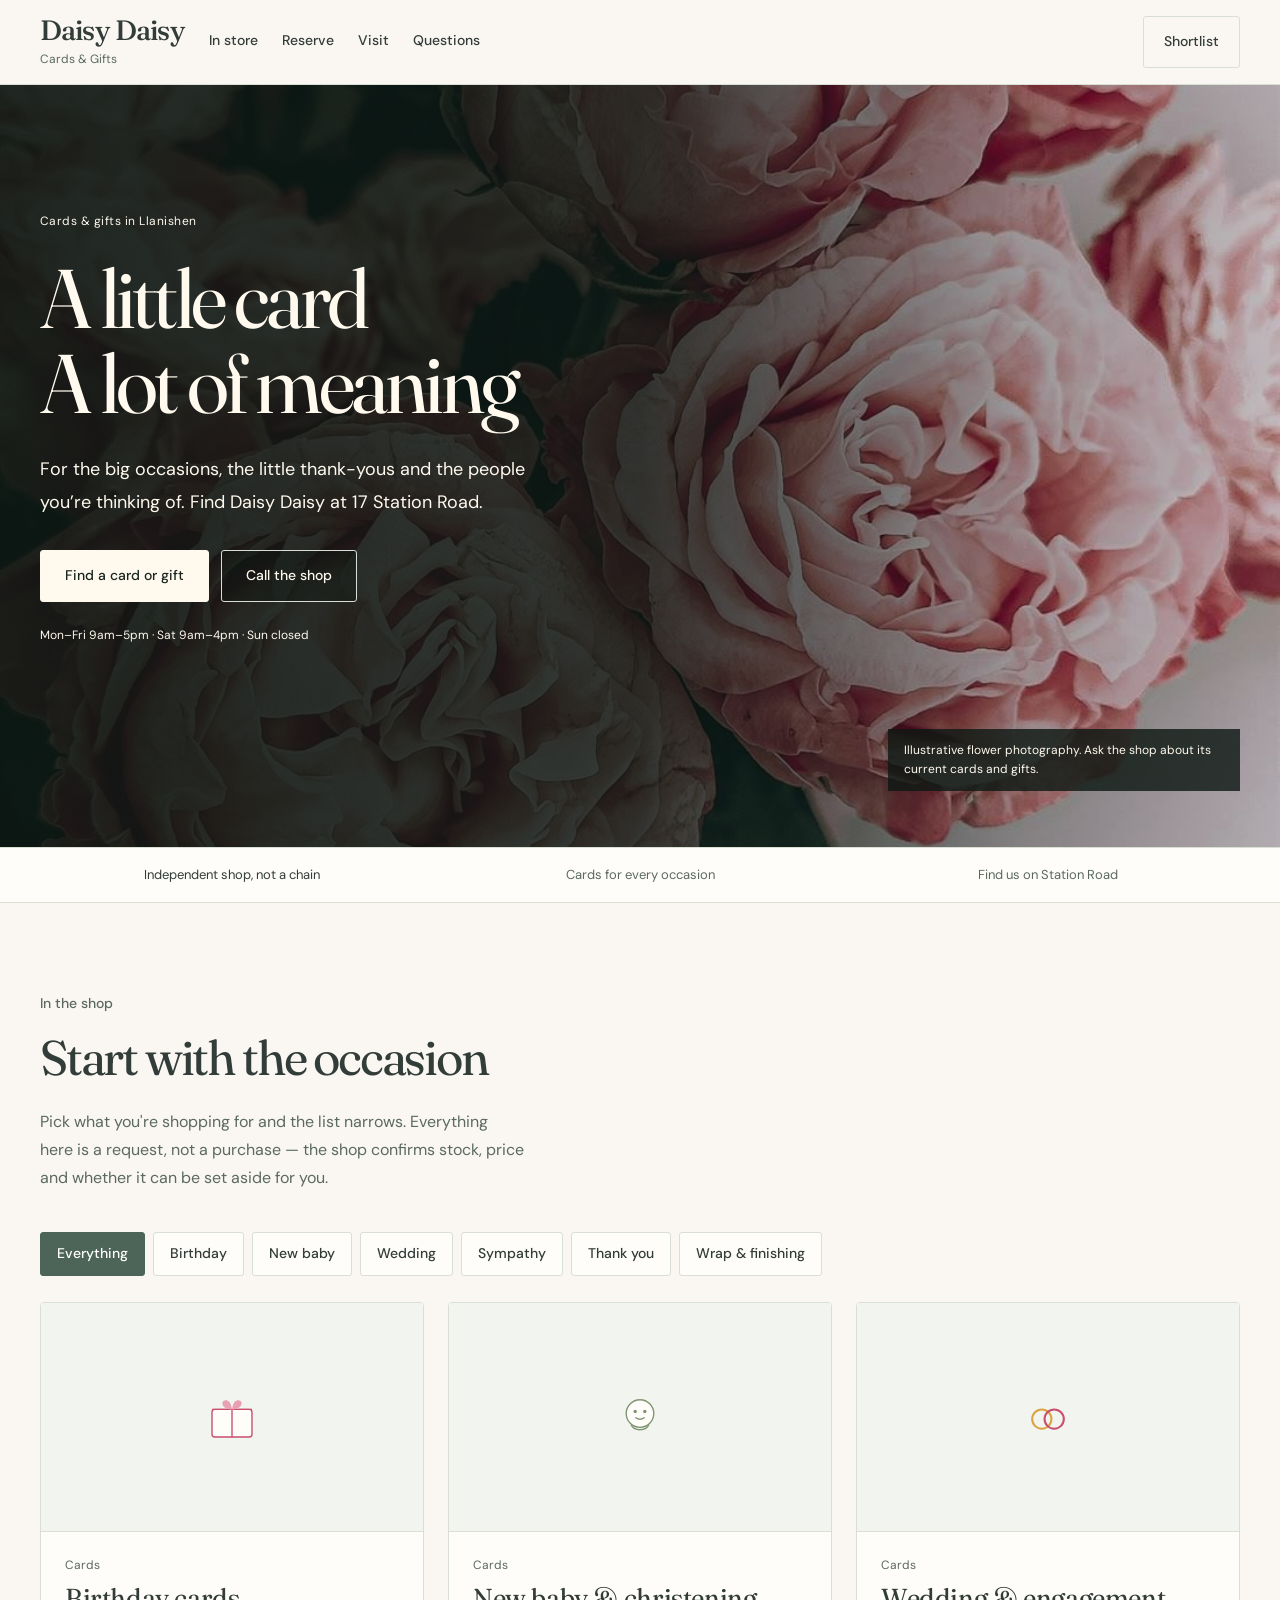
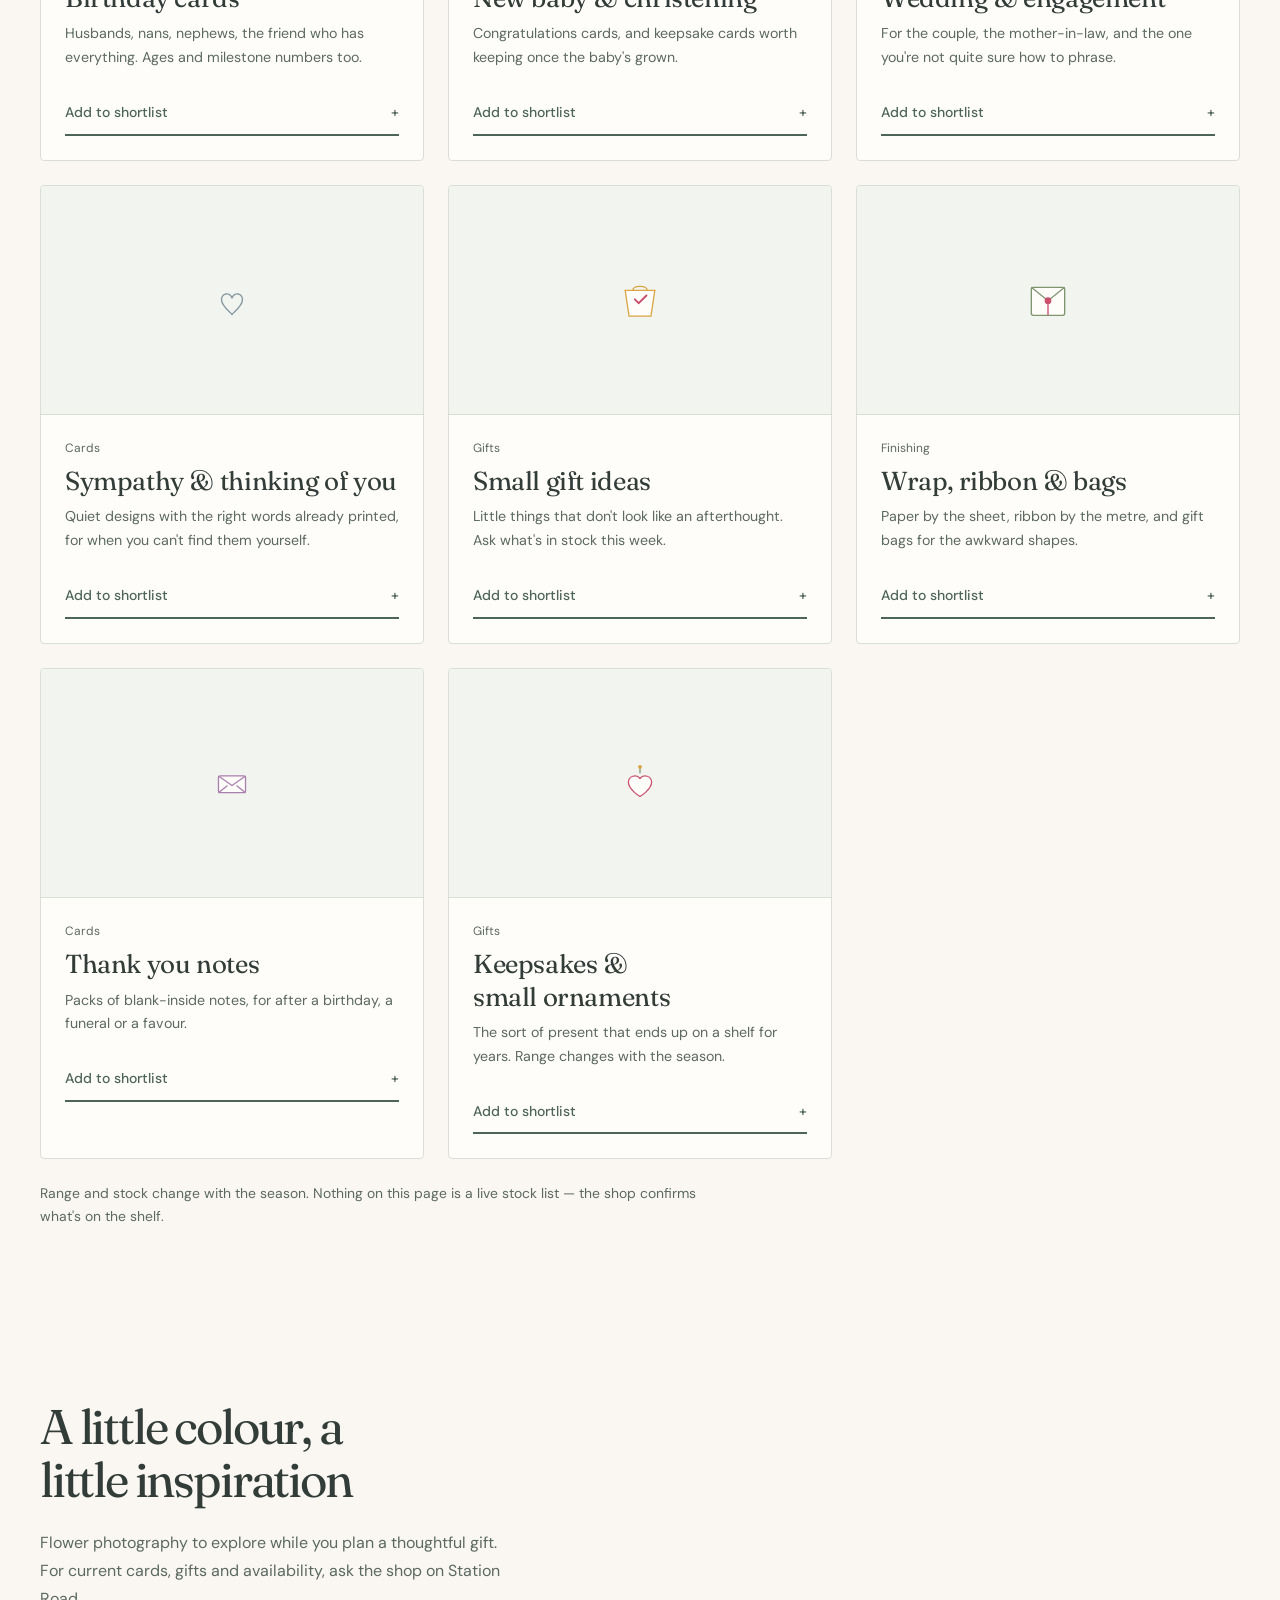
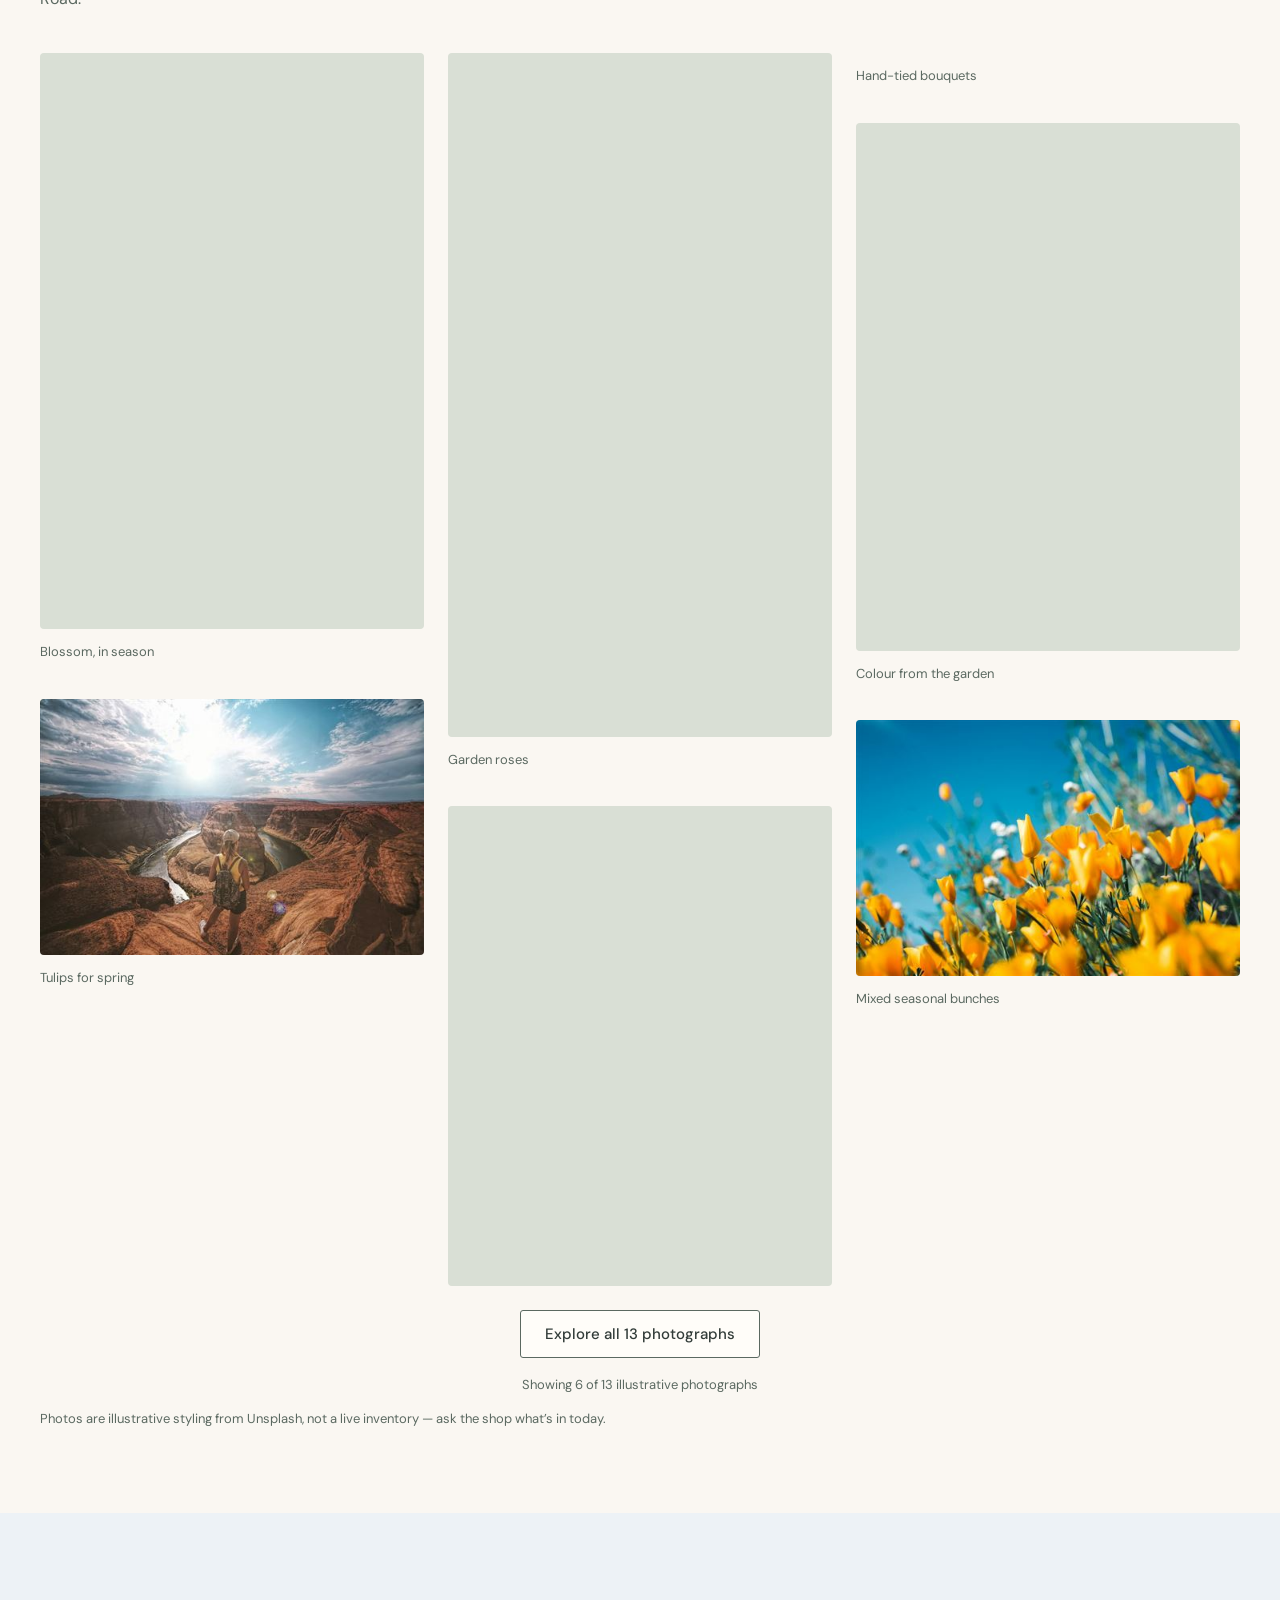
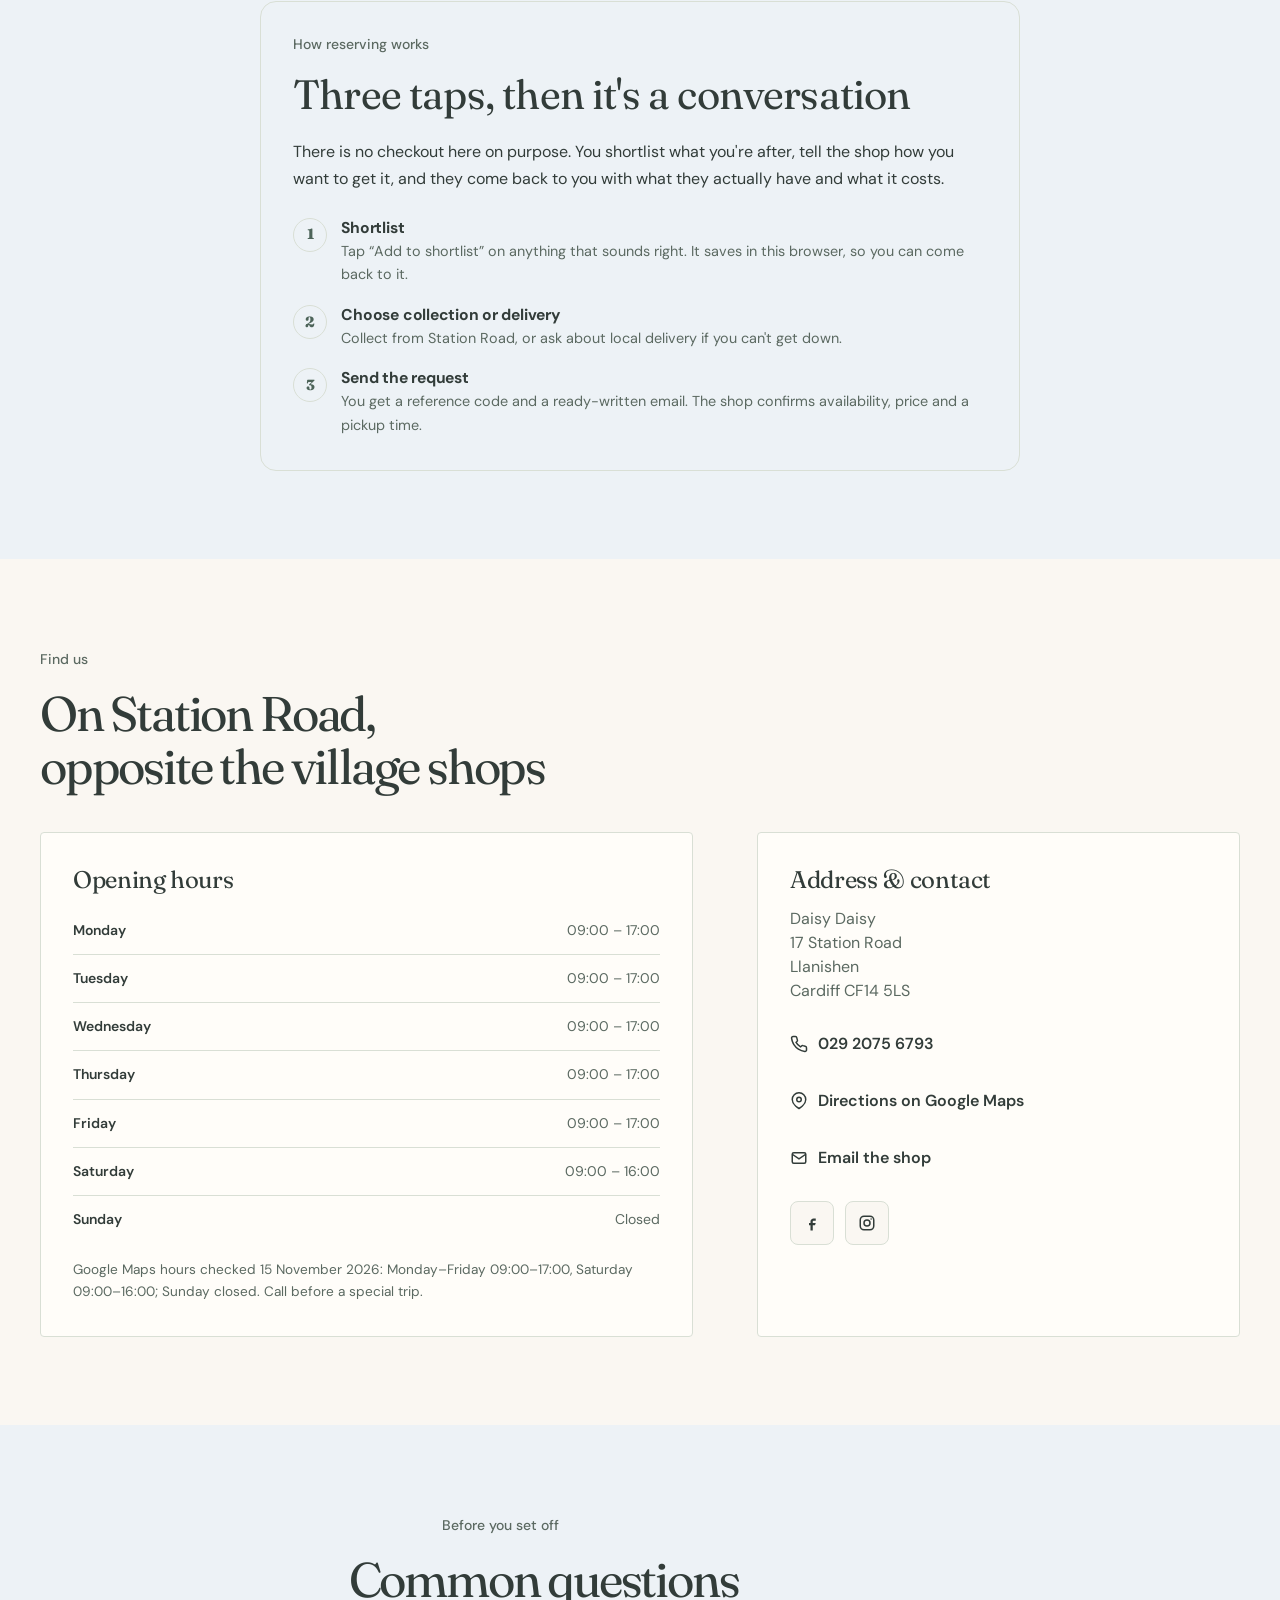
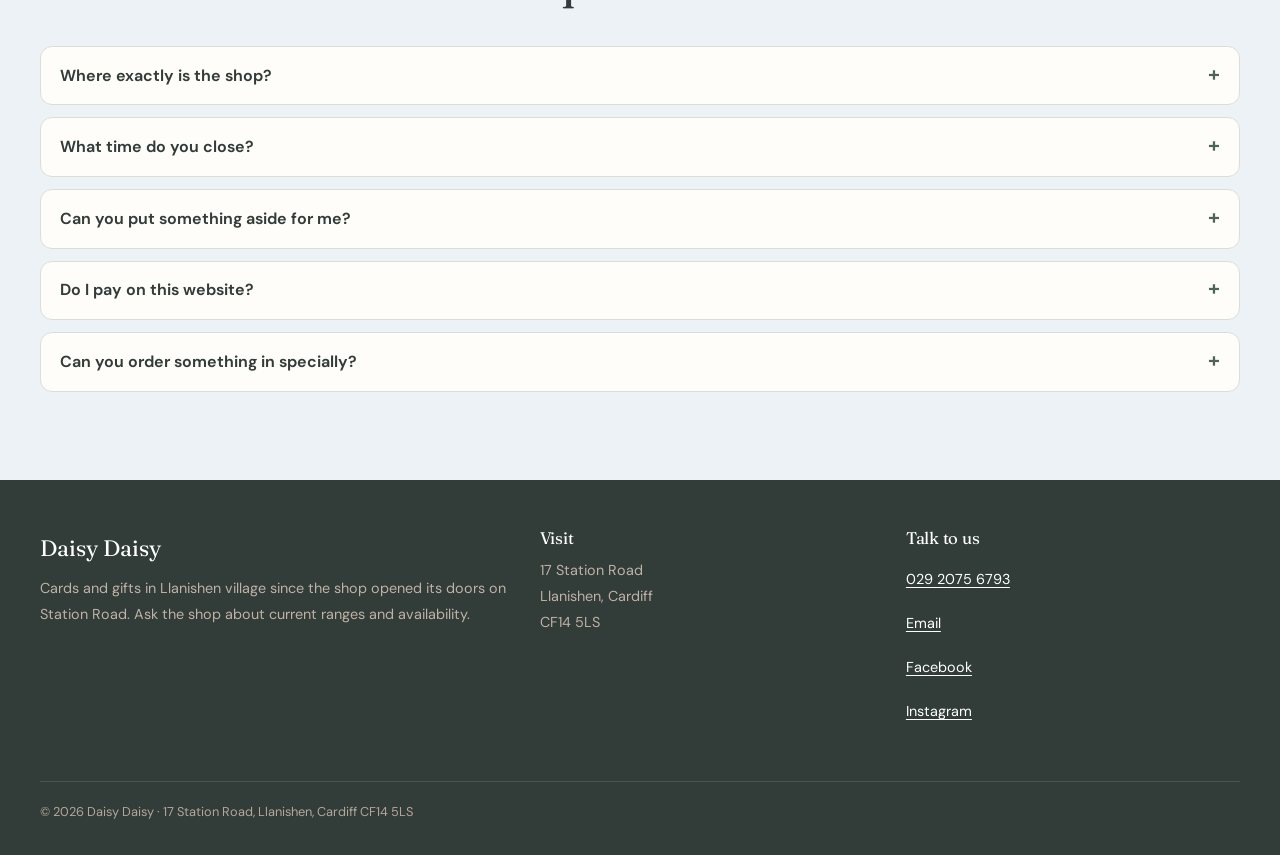
<file: index.html>
<!DOCTYPE html>
<html lang="en-GB">
<head>
<meta charset="UTF-8">
<meta name="viewport" content="width=device-width, initial-scale=1.0">
<meta http-equiv="Content-Security-Policy" content="default-src 'self'; img-src 'self'; style-src 'self'; script-src 'self'; base-uri 'none'; form-action 'none';">
<title>Daisy Daisy — Cards &amp; Gifts in Llanishen, Cardiff</title>
<meta name="description" content="Daisy Daisy is an independent card and gift shop at 17 Station Road, Llanishen, Cardiff CF14 5LS. Greeting cards, gift wrap and presents for every occasion. Call 029 2075 6793.">
<link rel="canonical" href="https://henrygoldsmith07-wq.github.io/daisy-daisy-cards-gifts/">
<meta name="theme-color" content="#fdf6ef">
<link rel="icon" href="favicon.svg" type="image/svg+xml">
<link rel="manifest" href="site.webmanifest">

<meta property="og:type" content="website">
<meta property="og:locale" content="en_GB">
<meta property="og:site_name" content="Daisy Daisy">
<meta property="og:title" content="Daisy Daisy — Cards &amp; Gifts, Llanishen, Cardiff">
<meta property="og:description" content="An independent card and gift shop on Station Road, Llanishen. Cards for every occasion, wrap, and presents chosen with care.">
<meta property="og:url" content="https://henrygoldsmith07-wq.github.io/daisy-daisy-cards-gifts/">
<meta property="og:image" content="https://henrygoldsmith07-wq.github.io/daisy-daisy-cards-gifts/og-image.png">
<meta property="og:image:width" content="1200">
<meta property="og:image:height" content="630">
<meta property="og:image:alt" content="Daisy Daisy, cards and gifts, 17 Station Road, Llanishen, Cardiff">
<meta name="twitter:card" content="summary_large_image">
<meta name="twitter:title" content="Daisy Daisy — Cards &amp; Gifts, Llanishen, Cardiff">
<meta name="twitter:description" content="An independent card and gift shop on Station Road, Llanishen. Cards for every occasion, wrap, and presents chosen with care.">
<meta name="twitter:image" content="https://henrygoldsmith07-wq.github.io/daisy-daisy-cards-gifts/og-image.png">

<script type="application/ld+json">{"@context":"https://schema.org","@type":"GiftShop","@id":"https://henrygoldsmith07-wq.github.io/daisy-daisy-cards-gifts/#shop","name":"Daisy Daisy","description":"Independent card and gift shop in Llanishen, Cardiff.","url":"https://henrygoldsmith07-wq.github.io/daisy-daisy-cards-gifts/","image":"https://henrygoldsmith07-wq.github.io/daisy-daisy-cards-gifts/og-image.png","telephone":"+442920756793","currenciesAccepted":"GBP","hasMap":"https://maps.google.com/?q=17+Station+Road+Llanishen+Cardiff+CF14+5LS","address":{"@type":"PostalAddress","streetAddress":"17 Station Road","addressLocality":"Llanishen","addressRegion":"Cardiff","postalCode":"CF14 5LS","addressCountry":"GB"},"areaServed":[{"@type":"Place","name":"Llanishen"},{"@type":"Place","name":"Cardiff"}],"sameAs":["https://www.facebook.com/daisydaisyllanishen/","https://www.instagram.com/daisy_daisy_cards_llanishen/"],"geo":{"@type":"GeoCoordinates","latitude":51.5293454,"longitude":-3.187982},"openingHoursSpecification":[{"@type":"OpeningHoursSpecification","dayOfWeek":["Monday","Tuesday","Wednesday","Thursday","Friday"],"opens":"09:00","closes":"17:00"},{"@type":"OpeningHoursSpecification","dayOfWeek":["Saturday"],"opens":"09:00","closes":"16:00"}]}</script>
<script type="application/ld+json">{"@context":"https://schema.org","@type":"FAQPage","mainEntity":[{"@type":"Question","name":"Where is Daisy Daisy in Cardiff?","acceptedAnswer":{"@type":"Answer","text":"Daisy Daisy is at 17 Station Road, Llanishen, Cardiff CF14 5LS, on the parade of shops in Llanishen village."}},{"@type":"Question","name":"What are Daisy Daisy's opening hours?","acceptedAnswer":{"@type":"Answer","text":"Google Maps lists Monday–Friday 09:00–17:00 and Saturday 09:00–16:00, closed Sunday. Call to confirm holiday changes."}},{"@type":"Question","name":"Can I reserve a card or gift for collection?","acceptedAnswer":{"@type":"Answer","text":"This site lets you build a shortlist of what you are looking for and prepares an email for you to send to the shop to ask about availability and price. Nothing is charged online."}},{"@type":"Question","name":"Do you sell cards for weddings, new babies and sympathy?","acceptedAnswer":{"@type":"Answer","text":"Greeting cards for birthdays, new babies, weddings, anniversaries, sympathy and thank yous are the mainstay of the shop. Ring ahead if you need a specific card."}}]}</script>


<meta name="robots" content="noindex, nofollow"><script src="direction.js" defer></script><link rel="preload" href="assets/dm-sans.woff2" as="font" type="font/woff2" crossorigin><link rel="preload" href="assets/fraunces.woff2" as="font" type="font/woff2" crossorigin><link rel="stylesheet" href="site.css"><script type="application/ld+json">{"@context":"https://schema.org","@type":"ContactPoint","@id":"https://henrygoldsmith07-wq.github.io/daisy-daisy-cards-gifts/#contact-point","telephone":"+442920756793","email":"rebekahellaltd@gmail.com","contactType":"customer service","areaServed":"GB","availableLanguage":"English"}</script>


<link rel="stylesheet" href="refinement.css">
<script src="refinement.js" defer></script>
<link rel="stylesheet" href="finishing.css">
<link rel="stylesheet" href="hero-background.css">
<link rel="stylesheet" href="polish.css">
</head>
<body class="has-bar">
<a class="skip" href="#main">Skip to main content</a>

<header class="site-head">
  <div class="wrap">
    <a class="brand" href="#top" aria-label="Daisy Daisy, home">
      <svg class="brand-mark" viewBox="0 0 48 48" aria-hidden="true" focusable="false">
        <circle cx="24" cy="24" r="23" fill="#fdf6ef" stroke="#e6d3c2"/>
        <g fill="#c94f6d">
          <ellipse cx="24" cy="14" rx="4.4" ry="7"/>
          <ellipse cx="24" cy="34" rx="4.4" ry="7"/>
          <ellipse cx="14" cy="24" rx="7" ry="4.4"/>
          <ellipse cx="34" cy="24" rx="7" ry="4.4"/>
        </g>
        <g fill="#e8a0b2">
          <ellipse cx="17" cy="17" rx="4.6" ry="3.4" transform="rotate(-45 17 17)"/>
          <ellipse cx="31" cy="31" rx="4.6" ry="3.4" transform="rotate(-45 31 31)"/>
          <ellipse cx="31" cy="17" rx="4.6" ry="3.4" transform="rotate(45 31 17)"/>
          <ellipse cx="17" cy="31" rx="4.6" ry="3.4" transform="rotate(45 17 31)"/>
        </g>
        <circle cx="24" cy="24" r="5" fill="#d9a441"/>
      </svg>
      <span class="brand-text">
        <span class="brand-name">Daisy Daisy</span>
        <span class="brand-sub">Cards &amp; Gifts</span>
      </span>
    </a>

    <nav class="head-nav" aria-label="Main" id="main-nav">
      <a href="#ranges">In store</a>
      <a href="#how">Reserve</a>
      <a href="#visit">Visit</a>
      <a href="#questions">Questions</a>
    </nav><button type="button" class="nav-toggle" aria-controls="main-nav" aria-expanded="false">Menu</button>

    <div class="head-actions">
      <a class="btn btn-primary head-call" href="tel:+442920756793">Call the shop</a>
      <button class="btn btn-ghost basket-btn" type="button" id="basket-open" aria-haspopup="dialog" aria-controls="drawer">
        Shortlist <span class="basket-count" id="basket-count" aria-hidden="true">0</span>
        <span class="sr-only" id="basket-sr">0 items on your shortlist</span>
      </button>
    </div>
  </div>
</header>

<main id="main">
  <div id="top"></div>

  <section class="direction-hero photo-hero" aria-labelledby="hero-title"><img class="hero-backdrop" width="1100" height="1956" src="assets/photos/responsive/garden-roses-960.jpg" srcset="assets/photos/responsive/garden-roses-480.jpg 480w, assets/photos/responsive/garden-roses-960.jpg 960w, assets/photos/responsive/garden-roses-1440.jpg 1100w" sizes="100vw" data-full="assets/photos/responsive/garden-roses-1440.jpg" alt="" aria-hidden="true" fetchpriority="high" decoding="async"><div class="wrap direction-layout"><div class="direction-copy"><p class="direction-location">Cards & gifts in Llanishen</p><h1 id="hero-title">A little card<br>A lot of meaning</h1><p class="intro">For the big occasions, the little thank-yous and the people you’re thinking of. Find Daisy Daisy at 17 Station Road.</p><div class="direction-actions"><a class="btn btn-primary" href="#ranges">Find a card or gift</a><a class="btn btn-ghost" href="tel:+442920756793">Call the shop</a></div><p class="status" id="status"><span id="status-text">See opening hours below</span></p></div></div><div class="wrap"><p class="hero-caption">Illustrative flower photography. Ask the shop about its current cards and gifts.</p></div></section>

  <div class="strip">
    <div class="wrap">
      <ul>
        <li><svg width="17" height="17" viewBox="0 0 24 24" fill="none" stroke="currentColor" stroke-width="2" aria-hidden="true"><path d="M20 6L9 17l-5-5"/></svg> Independent shop, not a chain</li>
        <li><svg width="17" height="17" viewBox="0 0 24 24" fill="none" stroke="currentColor" stroke-width="2" aria-hidden="true"><path d="M20 6L9 17l-5-5"/></svg> Cards for every occasion</li>
        <li><svg width="17" height="17" viewBox="0 0 24 24" fill="none" stroke="currentColor" stroke-width="2" aria-hidden="true"><path d="M20 6L9 17l-5-5"/></svg> Find us on Station Road</li>
      </ul>
    </div>
  </div>

  <noscript>
    <div class="wrap noscript-note">
      <p>The shortlist needs JavaScript. You can still call <a href="tel:+442920756793">029 2075 6793</a> or <a href="mailto:rebekahellaltd@gmail.com">email the shop</a> to ask about cards and gifts.</p>
    </div>
  </noscript>

  <section id="ranges">
    <div class="wrap">
      <div class="section-head">
        <p class="eyebrow">In the shop</p>
        <h2>Start with the occasion</h2>
        <p>Pick what you're shopping for and the list narrows. Everything here is a request, not a purchase — the shop confirms stock, price and whether it can be set aside for you.</p>
      </div>

      <div class="occasions" role="group" aria-label="Filter by occasion">
        <button class="chip" type="button" data-filter="all" aria-pressed="true">Everything</button>
        <button class="chip" type="button" data-filter="birthday" aria-pressed="false">Birthday</button>
        <button class="chip" type="button" data-filter="baby" aria-pressed="false">New baby</button>
        <button class="chip" type="button" data-filter="wedding" aria-pressed="false">Wedding</button>
        <button class="chip" type="button" data-filter="sympathy" aria-pressed="false">Sympathy</button>
        <button class="chip" type="button" data-filter="thankyou" aria-pressed="false">Thank you</button>
        <button class="chip" type="button" data-filter="wrap" aria-pressed="false">Wrap &amp; finishing</button>
      </div>

      <div class="grid-cards" id="ranges-grid">
        <article class="item" data-tags="birthday thankyou">
          <div class="item-art">
            <svg viewBox="0 0 90 90" width="62" aria-hidden="true"><rect x="16" y="34" width="58" height="40" rx="4" fill="#fffdfa" stroke="#c94f6d" stroke-width="2"/><path d="M16 34h58M45 34v40" stroke="#c94f6d" stroke-width="2"/><path d="M45 34c-8 0-14-4-14-9s7-6 10-2 4 11 4 11z" fill="#e8a0b2"/><path d="M45 34c8 0 14-4 14-9s-7-6-10-2-4 11-4 11z" fill="#e8a0b2"/></svg>
          </div>
          <div class="item-body">
            <span class="item-tag">Cards</span>
            <h3>Birthday cards</h3>
            <p>Husbands, nans, nephews, the friend who has everything. Ages and milestone numbers too.</p>
            <button class="item-add" type="button" data-add="Birthday cards" data-group="Cards">Add to shortlist</button>
          </div>
        </article>

        <article class="item" data-tags="baby wedding">
          <div class="item-art">
            <svg viewBox="0 0 90 90" width="62" aria-hidden="true"><circle cx="45" cy="40" r="20" fill="#fffdfa" stroke="#7f9470" stroke-width="2"/><path d="M32 56c4 10 22 10 26 0" fill="none" stroke="#7f9470" stroke-width="2"/><circle cx="38" cy="37" r="2.4" fill="#7f9470"/><circle cx="52" cy="37" r="2.4" fill="#7f9470"/><path d="M39 46c4 3 8 3 12 0" stroke="#7f9470" stroke-width="2" fill="none" stroke-linecap="round"/></svg>
          </div>
          <div class="item-body">
            <span class="item-tag">Cards</span>
            <h3>New baby &amp; christening</h3>
            <p>Congratulations cards, and keepsake cards worth keeping once the baby's grown.</p>
            <button class="item-add" type="button" data-add="New baby and christening cards" data-group="Cards">Add to shortlist</button>
          </div>
        </article>

        <article class="item" data-tags="wedding">
          <div class="item-art">
            <svg viewBox="0 0 90 90" width="62" aria-hidden="true"><circle cx="36" cy="48" r="14" fill="none" stroke="#d9a441" stroke-width="3"/><circle cx="54" cy="48" r="14" fill="none" stroke="#c94f6d" stroke-width="3"/></svg>
          </div>
          <div class="item-body">
            <span class="item-tag">Cards</span>
            <h3>Wedding &amp; engagement</h3>
            <p>For the couple, the mother-in-law, and the one you're not quite sure how to phrase.</p>
            <button class="item-add" type="button" data-add="Wedding and engagement cards" data-group="Cards">Add to shortlist</button>
          </div>
        </article>

        <article class="item" data-tags="sympathy">
          <div class="item-art">
            <svg viewBox="0 0 90 90" width="52" aria-hidden="true"><path d="M45 70c-9-9-18-16-18-25a9 9 0 0118-3 9 9 0 0118 3c0 9-9 16-18 25z" fill="none" stroke="#8a9aa5" stroke-width="2.5"/></svg>
          </div>
          <div class="item-body">
            <span class="item-tag">Cards</span>
            <h3>Sympathy &amp; thinking of you</h3>
            <p>Quiet designs with the right words already printed, for when you can't find them yourself.</p>
            <button class="item-add" type="button" data-add="Sympathy cards" data-group="Cards">Add to shortlist</button>
          </div>
        </article>

        <article class="item" data-tags="thankyou birthday">
          <div class="item-art">
            <svg viewBox="0 0 90 90" width="58" aria-hidden="true"><path d="M22 30h46l-6 40H28z" fill="#fffdfa" stroke="#d9a441" stroke-width="2"/><path d="M34 30c0-8 22-8 22 0" fill="none" stroke="#d9a441" stroke-width="2"/><path d="M37 44l6 6 12-12" stroke="#c94f6d" stroke-width="3" fill="none" stroke-linecap="round"/></svg>
          </div>
          <div class="item-body">
            <span class="item-tag">Gifts</span>
            <h3>Small gift ideas</h3>
            <p>Little things that don't look like an afterthought. Ask what's in stock this week.</p>
            <button class="item-add" type="button" data-add="Small gift enquiry" data-group="Gifts">Add to shortlist</button>
          </div>
        </article>

        <article class="item" data-tags="wrap">
          <div class="item-art">
            <svg viewBox="0 0 90 90" width="60" aria-hidden="true"><rect x="20" y="26" width="50" height="42" rx="3" fill="#fffdfa" stroke="#7f9470" stroke-width="2"/><path d="M20 26l25 20 25-20" fill="none" stroke="#7f9470" stroke-width="2"/><path d="M45 46v22" stroke="#c94f6d" stroke-width="2"/><circle cx="45" cy="46" r="5" fill="#c94f6d"/></svg>
          </div>
          <div class="item-body">
            <span class="item-tag">Finishing</span>
            <h3>Wrap, ribbon &amp; bags</h3>
            <p>Paper by the sheet, ribbon by the metre, and gift bags for the awkward shapes.</p>
            <button class="item-add" type="button" data-add="Gift wrap and ribbon" data-group="Wrap">Add to shortlist</button>
          </div>
        </article>

        <article class="item" data-tags="baby thankyou">
          <div class="item-art">
            <svg viewBox="0 0 90 90" width="58" aria-hidden="true"><rect x="24" y="34" width="42" height="26" rx="3" fill="#fffdfa" stroke="#a97fae" stroke-width="2"/><path d="M24 34l21 15 21-15" stroke="#a97fae" stroke-width="2" fill="none"/><path d="M24 60l14-11M66 60L52 49" stroke="#a97fae" stroke-width="2"/></svg>
          </div>
          <div class="item-body">
            <span class="item-tag">Cards</span>
            <h3>Thank you notes</h3>
            <p>Packs of blank-inside notes, for after a birthday, a funeral or a favour.</p>
            <button class="item-add" type="button" data-add="Thank you note packs" data-group="Cards">Add to shortlist</button>
          </div>
        </article>

        <article class="item" data-tags="birthday wedding baby">
          <div class="item-art">
            <svg viewBox="0 0 90 90" width="58" aria-hidden="true"><path d="M45 66s-18-11-18-22a10 10 0 0118-6 10 10 0 0118 6c0 11-18 22-18 22z" fill="#fffdfa" stroke="#c94f6d" stroke-width="2"/><path d="M45 30v-8" stroke="#7f9470" stroke-width="2"/><circle cx="45" cy="20" r="3" fill="#d9a441"/></svg>
          </div>
          <div class="item-body">
            <span class="item-tag">Gifts</span>
            <h3>Keepsakes &amp; small ornaments</h3>
            <p>The sort of present that ends up on a shelf for years. Range changes with the season.</p>
            <button class="item-add" type="button" data-add="Keepsakes and small ornaments" data-group="Gifts">Add to shortlist</button>
          </div>
        </article>
      </div>

      <p class="sr-only" id="filter-status" aria-live="polite">Showing all 8 occasions.</p>

      <p class="range-note">Range and stock change with the season. Nothing on this page is a live stock list — the shop confirms what's on the shelf.</p>
    </div>
  </section>
  <section id="photos" aria-labelledby="photos-title">
    <div class="wrap">
      <div class="section-head">
        <h2 id="photos-title">A little colour, a little inspiration</h2>
        <p>Flower photography to explore while you plan a thoughtful gift. For current cards, gifts and availability, ask the shop on Station Road.</p>
      </div>
      <div class="photo-grid">
        <figure class="photo-card"><img width="1200" height="1800" src="assets/photos/responsive/blossom-white-960.jpg" srcset="assets/photos/responsive/blossom-white-480.jpg 480w, assets/photos/responsive/blossom-white-960.jpg 960w, assets/photos/responsive/blossom-white-1440.jpg 1200w" sizes="(max-width:800px) 45vw, 400px" data-full="assets/photos/responsive/blossom-white-1440.jpg" alt="A spray of white blossom on a branch against a soft pale-blue background" loading="lazy" decoding="async"><figcaption>Blossom, in season</figcaption></figure>
        <figure class="photo-card"><img width="900" height="600" src="assets/photos/responsive/tulips-flower-960.jpg" srcset="assets/photos/responsive/tulips-flower-480.jpg 480w, assets/photos/responsive/tulips-flower-960.jpg 900w" sizes="(max-width:800px) 45vw, 400px" data-full="assets/photos/responsive/tulips-flower-960.jpg" alt="Pink tulips in a vase beside a greetings card" loading="lazy" decoding="async"><figcaption>Tulips for spring</figcaption></figure>
        <figure class="photo-card"><img width="1100" height="1956" src="assets/photos/responsive/garden-roses-960.jpg" srcset="assets/photos/responsive/garden-roses-480.jpg 480w, assets/photos/responsive/garden-roses-960.jpg 960w, assets/photos/responsive/garden-roses-1440.jpg 1100w" sizes="(max-width:800px) 45vw, 400px" data-full="assets/photos/responsive/garden-roses-1440.jpg" alt="A cluster of pale pink garden roses with deep green leaves" loading="lazy" decoding="async"><figcaption>Garden roses</figcaption></figure>
        <figure class="photo-card"><img width="900" height="1125" src="assets/photos/responsive/bouquet-2-960.jpg" srcset="assets/photos/responsive/bouquet-2-480.jpg 480w, assets/photos/responsive/bouquet-2-960.jpg 900w" sizes="(max-width:800px) 45vw, 400px" data-full="assets/photos/responsive/bouquet-2-960.jpg" alt="A hand-tied bouquet of seasonal cut flowers held in paper wrap" loading="lazy" decoding="async"><figcaption>Hand-tied bouquets</figcaption></figure>
        <figure class="photo-card"><img width="1100" height="1512" src="assets/photos/responsive/garden-colour-960.jpg" srcset="assets/photos/responsive/garden-colour-480.jpg 480w, assets/photos/responsive/garden-colour-960.jpg 960w, assets/photos/responsive/garden-colour-1440.jpg 1100w" sizes="(max-width:800px) 45vw, 400px" data-full="assets/photos/responsive/garden-colour-1440.jpg" alt="A border of coneflowers in coral, cream and pink among green planting" loading="lazy" decoding="async"><figcaption>Colour from the garden</figcaption></figure>
        <figure class="photo-card"><img width="900" height="600" src="assets/photos/responsive/bouquet-1-960.jpg" srcset="assets/photos/responsive/bouquet-1-480.jpg 480w, assets/photos/responsive/bouquet-1-960.jpg 900w" sizes="(max-width:800px) 45vw, 400px" data-full="assets/photos/responsive/bouquet-1-960.jpg" alt="A mixed bouquet of garden flowers in kraft paper" loading="lazy" decoding="async"><figcaption>Mixed seasonal bunches</figcaption></figure>
        <figure class="photo-card"><img width="1200" height="1803" src="assets/photos/responsive/blue-stems-960.jpg" srcset="assets/photos/responsive/blue-stems-480.jpg 480w, assets/photos/responsive/blue-stems-960.jpg 960w, assets/photos/responsive/blue-stems-1440.jpg 1200w" sizes="(max-width:800px) 45vw, 400px" data-full="assets/photos/responsive/blue-stems-1440.jpg" alt="Deep blue chrysanthemum stems standing in a clear glass vase" loading="lazy" decoding="async"><figcaption>Statement stems</figcaption></figure>
        <figure class="photo-card"><img width="900" height="1347" src="assets/photos/responsive/single-rose-960.jpg" srcset="assets/photos/responsive/single-rose-480.jpg 480w, assets/photos/responsive/single-rose-960.jpg 900w" sizes="(max-width:800px) 45vw, 400px" data-full="assets/photos/responsive/single-rose-960.jpg" alt="A single rose lit softly against a pale background" loading="lazy" decoding="async"><figcaption>Single stems</figcaption></figure>
        <figure class="photo-card"><img width="900" height="600" src="assets/photos/responsive/gift-bouquet-960.jpg" srcset="assets/photos/responsive/gift-bouquet-480.jpg 480w, assets/photos/responsive/gift-bouquet-960.jpg 900w" sizes="(max-width:800px) 45vw, 400px" data-full="assets/photos/responsive/gift-bouquet-960.jpg" alt="A small wrapped gift tied with ribbon beside fresh blooms" loading="lazy" decoding="async"><figcaption>Cards, gifts &amp; wrap</figcaption></figure>
        <figure class="photo-card"><img width="900" height="600" src="assets/photos/responsive/floral-pink-960.jpg" srcset="assets/photos/responsive/floral-pink-480.jpg 480w, assets/photos/responsive/floral-pink-960.jpg 900w" sizes="(max-width:800px) 45vw, 400px" data-full="assets/photos/responsive/floral-pink-960.jpg" alt="Close-up of pink flower stems with gentle colour" loading="lazy" decoding="async"><figcaption>Seasonal colour</figcaption></figure>
        <figure class="photo-card"><img width="1200" height="1792" src="assets/photos/responsive/bee-bloom-1-960.jpg" srcset="assets/photos/responsive/bee-bloom-1-480.jpg 480w, assets/photos/responsive/bee-bloom-1-960.jpg 960w, assets/photos/responsive/bee-bloom-1-1440.jpg 1200w" sizes="(max-width:800px) 45vw, 400px" data-full="assets/photos/responsive/bee-bloom-1-1440.jpg" alt="A honeybee collecting nectar from a yellow flower, close-up" loading="lazy" decoding="async"><figcaption>Garden visitors</figcaption></figure>
        <figure class="photo-card"><img width="1600" height="1068" src="assets/photos/responsive/bee-bloom-3-960.jpg" srcset="assets/photos/responsive/bee-bloom-3-480.jpg 480w, assets/photos/responsive/bee-bloom-3-960.jpg 960w, assets/photos/responsive/bee-bloom-3-1440.jpg 1440w" sizes="(max-width:800px) 45vw, 400px" data-full="assets/photos/responsive/bee-bloom-3-1440.jpg" alt="A honeybee perching on a sunny yellow flower" loading="lazy" decoding="async"><figcaption>Pollinators welcome</figcaption></figure>
        <figure class="photo-card"><img width="1200" height="2536" src="assets/photos/responsive/bee-bloom-2-960.jpg" srcset="assets/photos/responsive/bee-bloom-2-480.jpg 480w, assets/photos/responsive/bee-bloom-2-960.jpg 960w, assets/photos/responsive/bee-bloom-2-1440.jpg 1200w" sizes="(max-width:800px) 45vw, 400px" data-full="assets/photos/responsive/bee-bloom-2-1440.jpg" alt="A single yellow bloom with a bee visiting it in daylight" loading="lazy" decoding="async"><figcaption>Bees at work</figcaption></figure>
      </div>
      <p class="photo-note">Photos are illustrative styling from Unsplash, not a live inventory — ask the shop what’s in today.</p>
    </div>
  </section>

  <section id="how">
    <div class="wrap split">
      <div>
        <p class="eyebrow">How reserving works</p>
        <h2>Three taps, then it's a conversation</h2>
        <p>There is no checkout here on purpose. You shortlist what you're after, tell the shop how you want to get it, and they come back to you with what they actually have and what it costs.</p>
        <ol class="steps">
          <li><span class="step-n">1</span><div><h3>Shortlist</h3><p>Tap “Add to shortlist” on anything that sounds right. It saves in this browser, so you can come back to it.</p></div></li>
          <li><span class="step-n">2</span><div><h3>Choose collection or delivery</h3><p>Collect from Station Road, or ask about local delivery if you can't get down.</p></div></li>
          <li><span class="step-n">3</span><div><h3>Send the request</h3><p>You get a reference code and a ready-written email. The shop confirms availability, price and a pickup time.</p></div></li>
        </ol>
      </div>
      
    </div>
  </section>

  <section id="visit">
    <div class="wrap">
      <div class="section-head">
        <p class="eyebrow">Find us</p>
        <h2>On Station Road, opposite the village shops</h2>
      </div>
      <div class="visit">
        <div class="panel">
          <h3>Opening hours</h3>
          <table class="hours" id="hours-table">
            <caption class="sr-only">Published opening hours for Daisy Daisy</caption>
            <tbody>
              <tr data-day="1"><th scope="row">Monday</th><td>09:00 – 17:00</td></tr>
              <tr data-day="2"><th scope="row">Tuesday</th><td>09:00 – 17:00</td></tr>
              <tr data-day="3"><th scope="row">Wednesday</th><td>09:00 – 17:00</td></tr>
              <tr data-day="4"><th scope="row">Thursday</th><td>09:00 – 17:00</td></tr>
              <tr data-day="5"><th scope="row">Friday</th><td>09:00 – 17:00</td></tr>
              <tr data-day="6"><th scope="row">Saturday</th><td>09:00 – 16:00</td></tr>
              <tr data-day="0"><th scope="row">Sunday</th><td>Closed</td></tr>
            </tbody>
          </table>
          <p class="hours-note">Google Maps hours checked 15 November 2026: Monday–Friday 09:00–17:00, Saturday 09:00–16:00; Sunday closed. Call before a special trip.</p>
        </div>

        <div class="panel">
          <h3>Address &amp; contact</h3>
          <address class="addr">
            Daisy Daisy<br>
            17 Station Road<br>
            Llanishen<br>
            Cardiff CF14 5LS
          </address>
          <ul class="visit-list">
            <li><a href="tel:+442920756793"><svg width="18" height="18" viewBox="0 0 24 24" fill="none" stroke="currentColor" stroke-width="2" aria-hidden="true"><path d="M22 16.9v3a2 2 0 01-2.2 2 19.8 19.8 0 01-8.6-3.1 19.5 19.5 0 01-6-6A19.8 19.8 0 012.1 4.2 2 2 0 014.1 2h3a2 2 0 012 1.7c.1 1 .4 1.9.7 2.8a2 2 0 01-.5 2.1L8.1 9.9a16 16 0 006 6l1.3-1.3a2 2 0 012.1-.4c.9.3 1.8.6 2.8.7a2 2 0 011.7 2z"/></svg>029 2075 6793</a></li>
            <li><a href="https://www.google.com/maps/dir/?api=1&amp;destination=17+Station+Road+Llanishen+Cardiff+CF14+5LS" target="_blank" rel="noopener noreferrer"><svg width="18" height="18" viewBox="0 0 24 24" fill="none" stroke="currentColor" stroke-width="2" aria-hidden="true"><path d="M21 10c0 7-9 12-9 12S3 17 3 10a9 9 0 1118 0z"/><circle cx="12" cy="10" r="3"/></svg>Directions on Google Maps</a></li>
            <li><a href="mailto:rebekahellaltd@gmail.com"><svg width="18" height="18" viewBox="0 0 24 24" fill="none" stroke="currentColor" stroke-width="2" aria-hidden="true"><rect x="3" y="5" width="18" height="14" rx="2"/><path d="M3 7l9 6 9-6"/></svg>Email the shop</a></li>
          </ul>
          <div class="socials">
            <a class="social" href="https://www.facebook.com/daisydaisyllanishen/" target="_blank" rel="noopener noreferrer" aria-label="Daisy Daisy on Facebook">
              <svg width="18" height="18" viewBox="0 0 24 24" fill="currentColor" aria-hidden="true"><path d="M14 9h3V6h-3c-2.2 0-4 1.8-4 4v2H8v3h2v7h3v-7h3l1-3h-4v-2c0-.6.4-1 1-1z"/></svg>
            </a>
            <a class="social" href="https://www.instagram.com/daisy_daisy_cards_llanishen/" target="_blank" rel="noopener noreferrer" aria-label="Daisy Daisy on Instagram">
              <svg width="18" height="18" viewBox="0 0 24 24" fill="none" stroke="currentColor" stroke-width="2" aria-hidden="true"><rect x="3" y="3" width="18" height="18" rx="5"/><circle cx="12" cy="12" r="4"/><circle cx="17.5" cy="6.5" r="1" fill="currentColor" stroke="none"/></svg>
            </a>
          </div>
        </div>
      </div>
    </div>
  </section>

  <section id="questions">
    <div class="wrap">
      <div class="section-head center">
        <p class="eyebrow">Before you set off</p>
        <h2>Common questions</h2>
      </div>
      <div class="faq">
        <details class="qa"><summary>Where exactly is the shop?</summary><p>17 Station Road, Llanishen, Cardiff CF14 5LS — on the parade of shops in the village, a short walk from Llanishen rail station.</p></details>
        <details class="qa"><summary>What time do you close?</summary><p>Google Maps lists 17:00 Monday–Friday and 16:00 Saturday. For holiday changes, ring <a href="tel:+442920756793">029 2075 6793</a> and ask.</p></details>
        <details class="qa"><summary>Can you put something aside for me?</summary><p>That's exactly what the shortlist is for. Build your list, send it through, and the shop replies with what's in stock and the price before you travel.</p></details>
        <details class="qa"><summary>Do I pay on this website?</summary><p>No. Nothing is charged here. You pay in the shop when you collect, or the shop tells you how to pay if delivery is arranged.</p></details>
        <details class="qa"><summary>Can you order something in specially?</summary><p>Ask. Use the shortlist notes box to describe what you're after — a particular age, a name, a theme — and the shop will tell you whether they can get it and how long it takes.</p></details>
      </div>
    </div>
  </section>

</main>

<footer>
  <div class="wrap">
    <div class="foot-grid">
      <div>
        <p class="foot-brand">Daisy Daisy</p>
        <p>Cards and gifts in Llanishen village since the shop opened its doors on Station Road. Ask the shop about current ranges and availability.</p>
      </div>
      <div>
        <h3>Visit</h3>
        <p>17 Station Road<br>Llanishen, Cardiff<br>CF14 5LS</p>
      </div>
      <div>
        <h3>Talk to us</h3>
        <p><a href="tel:+442920756793">029 2075 6793</a><br>
        <a href="mailto:rebekahellaltd@gmail.com">Email</a><br>
        <a href="https://www.facebook.com/daisydaisyllanishen/" target="_blank" rel="noopener noreferrer">Facebook</a><br>
        <a href="https://www.instagram.com/daisy_daisy_cards_llanishen/" target="_blank" rel="noopener noreferrer">Instagram</a></p>
      </div>
    </div>
    <div class="foot-note">
      <span>&copy; <span id="year">2026</span> Daisy Daisy · 17 Station Road, Llanishen, Cardiff CF14 5LS</span>
      <span></span>
    </div>
  </div>
</footer>

<nav class="mobile-bar" aria-label="Quick actions">
  <a class="mb-primary" href="tel:+442920756793"><svg width="19" height="19" viewBox="0 0 24 24" fill="none" stroke="currentColor" stroke-width="2" aria-hidden="true"><path d="M22 16.9v3a2 2 0 01-2.2 2 19.8 19.8 0 01-8.6-3.1 19.5 19.5 0 01-6-6A19.8 19.8 0 012.1 4.2 2 2 0 014.1 2h3a2 2 0 012 1.7c.1 1 .4 1.9.7 2.8a2 2 0 01-.5 2.1L8.1 9.9a16 16 0 006 6l1.3-1.3a2 2 0 012.1-.4c.9.3 1.8.6 2.8.7a2 2 0 011.7 2z"/></svg>Call</a>
  <button type="button" data-open-drawer><svg width="19" height="19" viewBox="0 0 24 24" fill="none" stroke="currentColor" stroke-width="2" aria-hidden="true"><path d="M6 2l1.5 4h9L18 2"/><path d="M4 6h16l-1.4 13a2 2 0 01-2 1.8H7.4a2 2 0 01-2-1.8z"/></svg>Shortlist</button>
  <a href="https://www.google.com/maps/dir/?api=1&amp;destination=17+Station+Road+Llanishen+Cardiff+CF14+5LS" target="_blank" rel="noopener noreferrer"><svg width="19" height="19" viewBox="0 0 24 24" fill="none" stroke="currentColor" stroke-width="2" aria-hidden="true"><path d="M21 10c0 7-9 12-9 12S3 17 3 10a9 9 0 1118 0z"/><circle cx="12" cy="10" r="3"/></svg>Directions</a>
</nav>

<div class="drawer-backdrop" id="backdrop" hidden></div>
<aside class="drawer" id="drawer" role="dialog" aria-modal="true" aria-labelledby="drawer-title" hidden>
  <div class="drawer-head">
    <h2 id="drawer-title">Your shortlist</h2>
    <button class="icon-btn" type="button" id="drawer-close" aria-label="Close shortlist">×</button>
  </div>
  <div class="drawer-body">
    <div id="basket-list"></div>
    <form id="request-form" novalidate>
      <fieldset class="fulfil">
        <legend>How would you like it?</legend>
        <label class="radio"><input type="radio" name="fulfil" value="Collect from the shop" checked><span>Collect from Station Road<small>Shop confirms a time once it's ready.</small></span></label>
        <label class="radio"><input type="radio" name="fulfil" value="Local delivery"><span>Local delivery<small>Llanishen and nearby. The shop confirms whether it can and what it costs.</small></span></label>
      </fieldset>
      <div class="field">
        <label for="req-name">Your name</label>
        <input id="req-name" name="name" type="text" autocomplete="name" aria-describedby="req-err" required>
      </div>
      <div class="field">
        <label for="req-contact">Phone or email</label>
        <input id="req-contact" name="contact" type="text" autocomplete="off" aria-describedby="req-err" required>
      </div>
      <div class="field">
        <label for="req-note">Anything specific? <span class="optional-label">(optional)</span></label>
        <textarea maxlength="1000" id="req-note" name="note" rows="2" placeholder="e.g. a 60th birthday card for a gardener"></textarea>
      </div>
      <div class="hp" aria-hidden="true">
        <label for="req-hp">Leave this empty</label>
        <input id="req-hp" name="hp" type="text" tabindex="-1" autocomplete="off">
      </div>
      <p class="err" id="req-err" role="alert" hidden></p>
    </form>
    <div id="request-result" aria-live="polite"></div>
  </div>
  <div class="drawer-foot">
    <button class="btn btn-primary btn-block" type="submit" form="request-form" id="send-btn">Prepare my enquiry</button>
    <p class="request-note">Nothing is charged. The shop replies to confirm stock and price.</p>
  </div>
</aside>

<script src="shortlist.js" defer></script>
<script src="app.js" defer></script>
</body>
</html>
</file>
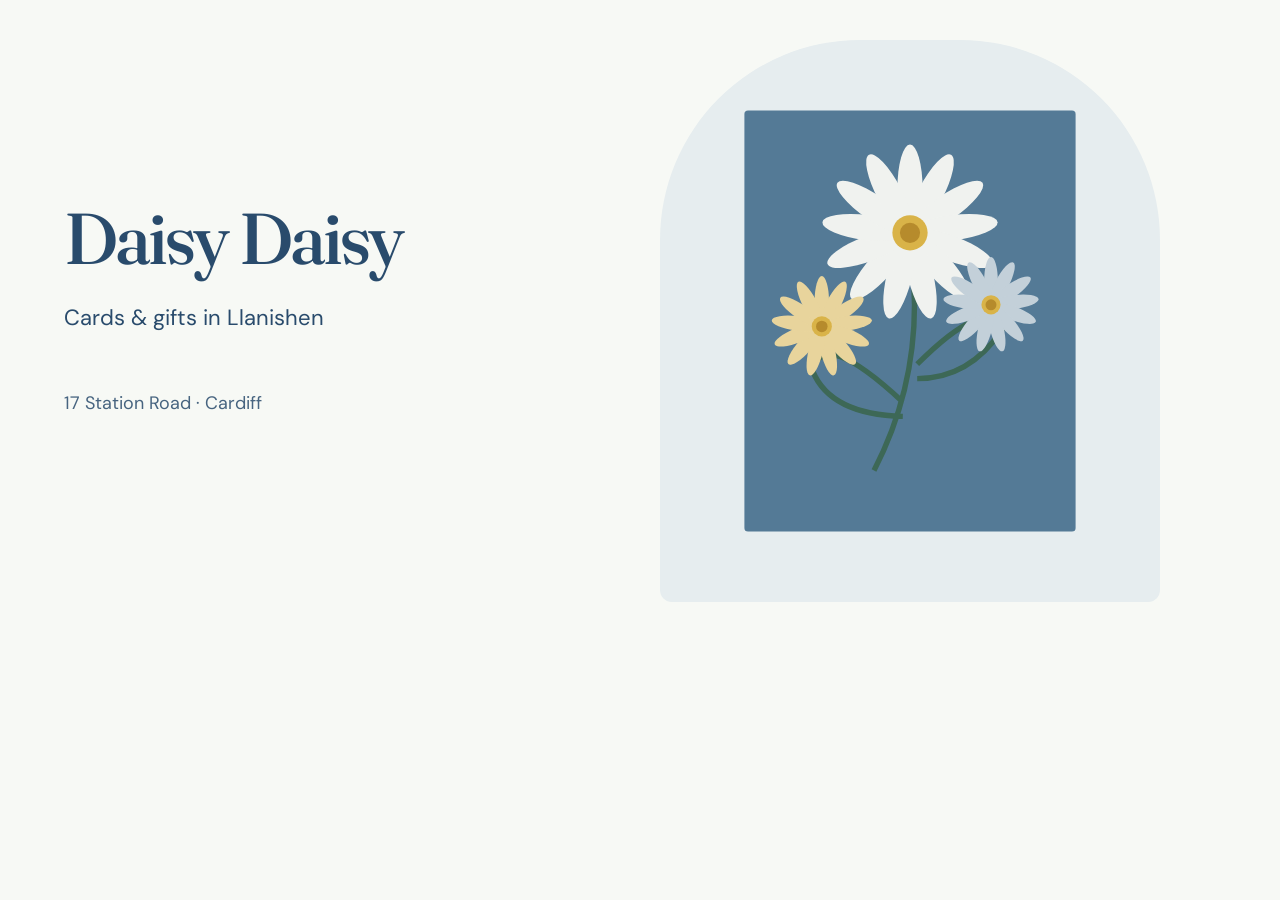
<file: assets/share-source.html>
<!doctype html><html lang="en-GB"><head><meta charset="utf-8"><meta name="viewport" content="width=device-width,initial-scale=1"><meta name="robots" content="noindex,nofollow"><title>Daisy Daisy share image source</title><style>@font-face{font-family:DM;src:url(dm-sans.woff2);font-display:swap}@font-face{font-family:Fraunces;src:url(fraunces.woff2);font-display:swap}*{box-sizing:border-box}html,body{margin:0;width:1200px;height:630px;overflow:hidden}body{background:#f7f9f5;color:#294b6c;font:400 22px/1.5 DM,system-ui,sans-serif;display:grid;grid-template-columns:660px 540px}.copy{padding:84px 64px;display:flex;flex-direction:column;justify-content:center}h1{font:500 72px/1.05 Fraunces,Georgia,serif;letter-spacing:-.04em;margin:0 0 24px}p{margin:0 0 24px}.address{font-size:18px;opacity:.85;margin-top:32px}aside{background:#e6edef;display:grid;place-items:center;padding:56px 40px;margin:40px 40px 40px 0;border-radius:200px 200px 12px 12px}svg{display:block;max-width:100%;width:auto;height:450px}</style></head><body><div class="copy"><h1>Daisy Daisy</h1><p>Cards & gifts in Llanishen</p><p class="address">17 Station Road · Cardiff</p></div><aside><svg viewBox="0 0 200 250" aria-hidden="true"><rect x="8" y="8" width="184" height="234" rx="2" fill="#547a96"/><path d="M80 208Q110 150 100 83M104 149q38-38 47-19-18 27-47 27M96 170q-45-42-50-17 10 24 50 25" stroke="#3d6856" stroke-width="3" fill="none"/><g transform="translate(100 76)"><ellipse rx="7" ry="24.5" fill="#f0f2ef" transform="rotate(0) translate(0 -24.5)"/><ellipse rx="7" ry="24.5" fill="#f0f2ef" transform="rotate(27.692307692307693) translate(0 -24.5)"/><ellipse rx="7" ry="24.5" fill="#f0f2ef" transform="rotate(55.38461538461539) translate(0 -24.5)"/><ellipse rx="7" ry="24.5" fill="#f0f2ef" transform="rotate(83.07692307692308) translate(0 -24.5)"/><ellipse rx="7" ry="24.5" fill="#f0f2ef" transform="rotate(110.76923076923077) translate(0 -24.5)"/><ellipse rx="7" ry="24.5" fill="#f0f2ef" transform="rotate(138.46153846153845) translate(0 -24.5)"/><ellipse rx="7" ry="24.5" fill="#f0f2ef" transform="rotate(166.15384615384616) translate(0 -24.5)"/><ellipse rx="7" ry="24.5" fill="#f0f2ef" transform="rotate(193.84615384615384) translate(0 -24.5)"/><ellipse rx="7" ry="24.5" fill="#f0f2ef" transform="rotate(221.53846153846155) translate(0 -24.5)"/><ellipse rx="7" ry="24.5" fill="#f0f2ef" transform="rotate(249.23076923076923) translate(0 -24.5)"/><ellipse rx="7" ry="24.5" fill="#f0f2ef" transform="rotate(276.9230769230769) translate(0 -24.5)"/><ellipse rx="7" ry="24.5" fill="#f0f2ef" transform="rotate(304.61538461538464) translate(0 -24.5)"/><ellipse rx="7" ry="24.5" fill="#f0f2ef" transform="rotate(332.3076923076923) translate(0 -24.5)"/><circle r="9.8" fill="#d9b348"/><circle r="5.6000000000000005" fill="#b68b2c"/></g><g transform="translate(51 128)"><ellipse rx="4" ry="14" fill="#e8d49c" transform="rotate(0) translate(0 -14)"/><ellipse rx="4" ry="14" fill="#e8d49c" transform="rotate(27.692307692307693) translate(0 -14)"/><ellipse rx="4" ry="14" fill="#e8d49c" transform="rotate(55.38461538461539) translate(0 -14)"/><ellipse rx="4" ry="14" fill="#e8d49c" transform="rotate(83.07692307692308) translate(0 -14)"/><ellipse rx="4" ry="14" fill="#e8d49c" transform="rotate(110.76923076923077) translate(0 -14)"/><ellipse rx="4" ry="14" fill="#e8d49c" transform="rotate(138.46153846153845) translate(0 -14)"/><ellipse rx="4" ry="14" fill="#e8d49c" transform="rotate(166.15384615384616) translate(0 -14)"/><ellipse rx="4" ry="14" fill="#e8d49c" transform="rotate(193.84615384615384) translate(0 -14)"/><ellipse rx="4" ry="14" fill="#e8d49c" transform="rotate(221.53846153846155) translate(0 -14)"/><ellipse rx="4" ry="14" fill="#e8d49c" transform="rotate(249.23076923076923) translate(0 -14)"/><ellipse rx="4" ry="14" fill="#e8d49c" transform="rotate(276.9230769230769) translate(0 -14)"/><ellipse rx="4" ry="14" fill="#e8d49c" transform="rotate(304.61538461538464) translate(0 -14)"/><ellipse rx="4" ry="14" fill="#e8d49c" transform="rotate(332.3076923076923) translate(0 -14)"/><circle r="5.6000000000000005" fill="#d9b348"/><circle r="3.2" fill="#b68b2c"/></g><g transform="translate(145 116)"><ellipse rx="3.8000000000000003" ry="13.299999999999999" fill="#c3d0d9" transform="rotate(0) translate(0 -13.299999999999999)"/><ellipse rx="3.8000000000000003" ry="13.299999999999999" fill="#c3d0d9" transform="rotate(27.692307692307693) translate(0 -13.299999999999999)"/><ellipse rx="3.8000000000000003" ry="13.299999999999999" fill="#c3d0d9" transform="rotate(55.38461538461539) translate(0 -13.299999999999999)"/><ellipse rx="3.8000000000000003" ry="13.299999999999999" fill="#c3d0d9" transform="rotate(83.07692307692308) translate(0 -13.299999999999999)"/><ellipse rx="3.8000000000000003" ry="13.299999999999999" fill="#c3d0d9" transform="rotate(110.76923076923077) translate(0 -13.299999999999999)"/><ellipse rx="3.8000000000000003" ry="13.299999999999999" fill="#c3d0d9" transform="rotate(138.46153846153845) translate(0 -13.299999999999999)"/><ellipse rx="3.8000000000000003" ry="13.299999999999999" fill="#c3d0d9" transform="rotate(166.15384615384616) translate(0 -13.299999999999999)"/><ellipse rx="3.8000000000000003" ry="13.299999999999999" fill="#c3d0d9" transform="rotate(193.84615384615384) translate(0 -13.299999999999999)"/><ellipse rx="3.8000000000000003" ry="13.299999999999999" fill="#c3d0d9" transform="rotate(221.53846153846155) translate(0 -13.299999999999999)"/><ellipse rx="3.8000000000000003" ry="13.299999999999999" fill="#c3d0d9" transform="rotate(249.23076923076923) translate(0 -13.299999999999999)"/><ellipse rx="3.8000000000000003" ry="13.299999999999999" fill="#c3d0d9" transform="rotate(276.9230769230769) translate(0 -13.299999999999999)"/><ellipse rx="3.8000000000000003" ry="13.299999999999999" fill="#c3d0d9" transform="rotate(304.61538461538464) translate(0 -13.299999999999999)"/><ellipse rx="3.8000000000000003" ry="13.299999999999999" fill="#c3d0d9" transform="rotate(332.3076923076923) translate(0 -13.299999999999999)"/><circle r="5.32" fill="#d9b348"/><circle r="3.04" fill="#b68b2c"/></g></svg></aside></body></html>
</file>
<file: site.css>
:root{
    --paper: #fdf6ef;
    --paper-2: #f8ebdd;
    --ink: #2e2620;
    --ink-soft: #6b5b4e;
    --rose: #a13a55;
    --rose-deep: #a13a55;
    --sage: #526342;
    --gold: #d9a441;
    --line: #e6d3c2;
    --white: #fffdfa;
    --serif: "Iowan Old Style", "Palatino Linotype", Palatino, "Book Antiqua", Georgia, serif;
    --sans: ui-sans-serif, system-ui, -apple-system, "Segoe UI", Roboto, Helvetica, Arial, sans-serif;
    --shadow: 0 18px 40px -24px rgba(46, 38, 32, .45);
    --radius: 18px;
  }
*{ box-sizing: border-box; }
html{ scroll-behavior: smooth; }
body{
    margin: 0; background: var(--paper); color: var(--ink);
    font-family: var(--sans); font-size: 17px; line-height: 1.65;
    -webkit-font-smoothing: antialiased;
  }
img,svg{ max-width: 100%; }
a{ color: var(--rose-deep); text-underline-offset: 3px; }
a:hover{ color: var(--ink); }
h1,h2,h3{ font-family: var(--serif); font-weight: 600; line-height: 1.14; letter-spacing: -0.015em; margin: 0 0 .5em; }
h1{ font-size: clamp(2.2rem, 5.4vw, 3.5rem); }
h2{ font-size: clamp(1.65rem, 3.4vw, 2.35rem); }
h3{ font-size: 1.2rem; }
p{ margin: 0 0 1em; }
.wrap{ width: min(1120px, 100% - 2.5rem); margin-inline: auto; }
.eyebrow{
    font-family: var(--sans); font-size: .76rem; font-weight: 700;
    letter-spacing: .16em; text-transform: uppercase; color: var(--rose); margin-bottom: .9em;
  }
.skip{
    position: absolute; left: -9999px; top: 0; background: var(--ink); color: var(--white);
    padding: 12px 18px; z-index: 999; border-radius: 0 0 10px 0; font-weight: 700;
  }
.skip:focus{ left: 0; }
.sr-only{
    position: absolute; width: 1px; height: 1px; padding: 0; margin: -1px;
    overflow: hidden; clip: rect(0 0 0 0); white-space: nowrap; border: 0;
  }
:focus-visible{ outline: 3px solid var(--rose); outline-offset: 3px; border-radius: 4px; }
.site-head{
    position: sticky; top: 0; z-index: 60;
    background: rgba(253, 246, 239, .92);
    backdrop-filter: blur(10px);
    border-bottom: 1px solid var(--line);
  }
.site-head .wrap{ display: flex; align-items: center; justify-content: space-between; gap: 1rem; padding: .7rem 0; }
.brand{ display: flex; align-items: center; gap: .65rem; text-decoration: none; color: var(--ink); }
.brand-mark{ width: 38px; height: 38px; flex: none; }
.brand-text{ display: flex; flex-direction: column; line-height: 1.05; }
.brand-name{ font-family: var(--serif); font-size: 1.32rem; font-weight: 600; letter-spacing: .01em; }
.brand-sub{ font-size: .64rem; letter-spacing: .2em; text-transform: uppercase; color: var(--ink-soft); margin-top: 3px; }
.head-nav{ display: none; gap: 1.6rem; font-size: .92rem; }
.head-nav a{ color: var(--ink); text-decoration: none; font-weight: 500; padding-bottom: 2px; border-bottom: 2px solid transparent; }
.head-nav a:hover{ border-bottom-color: var(--rose); }
.head-actions{ display: flex; align-items: center; gap: .6rem; }
.btn{
    display: inline-flex; align-items: center; justify-content: center; gap: .5rem;
    padding: .72rem 1.25rem; border-radius: 999px; font-weight: 650; font-size: .95rem;
    text-decoration: none; border: 1px solid transparent; cursor: pointer; font-family: inherit;
    transition: transform .15s ease, box-shadow .15s ease, background-color .15s ease;
  }
.btn-primary{ background: var(--rose); color: #fff; box-shadow: 0 10px 22px -14px rgba(201,79,109,.9); }
.btn-primary:hover{ background: var(--rose-deep); color: #fff; transform: translateY(-1px); }
.btn-ghost{ background: transparent; color: var(--ink); border-color: var(--line); }
.btn-ghost:hover{ background: var(--paper-2); color: var(--ink); }
.basket-btn{ position: relative; font-weight: 650; }
.basket-count{
    display: none; min-width: 21px; height: 21px; padding: 0 6px; border-radius: 999px;
    background: var(--rose); color: #fff; font-size: .74rem; font-weight: 800;
    align-items: center; justify-content: center;
  }
.basket-count.on{ display: inline-flex; }
@media (min-width: 880px) {
.head-nav{ display: flex; }
.head-call{ display: none; }
}
.status{
    display: inline-flex; align-items: center; gap: .6rem; padding: .48rem 1rem;
    border: 1px solid var(--line); border-radius: 999px; background: var(--white);
    font-size: .89rem; font-weight: 650; color: var(--ink-soft);
  }
.status.is-open{ color: #2e6b47; border-color: #bfd8c8; background: #f2f8f4; }
.status.is-closed{ color: #8a4a3c; border-color: #eccfc6; background: #fdf3f0; }
.strip{ border-block: 1px solid var(--line); background: var(--paper-2); }
.strip ul{
    list-style: none; margin: 0; padding: .85rem 0; display: grid; gap: .55rem 2rem;
    font-size: .87rem; color: var(--ink-soft); text-align: center;
  }
@media (min-width: 720px) {
.strip ul{ grid-template-columns: repeat(3, 1fr); }
}
.strip li{ display: flex; align-items: center; justify-content: center; gap: .5rem; }
.strip svg{ flex: none; color: var(--sage); }
section{ padding: clamp(2.6rem, 5.5vw, 4.5rem) 0; }
.section-head{ max-width: 42rem; margin-bottom: 2rem; }
.section-head.center{ margin-inline: auto; text-align: center; }
.occasions{ display: flex; flex-wrap: wrap; gap: .5rem; margin-bottom: 1.6rem; }
.chip{
    font: inherit; font-size: .88rem; font-weight: 600; padding: .5rem 1rem;
    border-radius: 999px; border: 1px solid var(--line); background: var(--white);
    color: var(--ink-soft); cursor: pointer; transition: .15s ease;
  }
.chip:hover{ border-color: var(--rose); color: var(--rose-deep); }
.chip[aria-pressed="true"]{ background: var(--ink); border-color: var(--ink); color: var(--paper); }
.grid-cards{ display: grid; gap: 1.1rem; grid-template-columns: repeat(auto-fill, minmax(min(232px, 100%), 1fr)); }
.item{
    background: var(--white); border: 1px solid var(--line); border-radius: var(--radius);
    overflow: hidden; display: flex; flex-direction: column;
    transition: transform .18s ease, box-shadow .18s ease;
  }
.item:hover{ transform: translateY(-3px); box-shadow: var(--shadow); }
.item[hidden]{ display: none; }
.item-art{ aspect-ratio: 4 / 3; display: grid; place-items: center; border-bottom: 1px solid var(--line); }
.item-body{ padding: 1.05rem 1.1rem 1.15rem; display: flex; flex-direction: column; gap: .3rem; flex: 1; }
.item-body h3{ margin: 0; font-size: 1.1rem; }
.item-body p{ margin: 0; font-size: .89rem; color: var(--ink-soft); }
.item-tag{ font-size: .68rem; letter-spacing: .14em; text-transform: uppercase; color: var(--sage); font-weight: 800; }
.item-add{
    margin-top: .9rem; align-self: flex-start; font: inherit; font-size: .87rem; font-weight: 700;
    background: none; border: 0; border-bottom: 2px solid var(--rose); color: var(--rose-deep);
    padding: 0 0 2px; cursor: pointer;
  }
.item-add:hover{ color: var(--ink); border-bottom-color: var(--ink); }
.item-add.added{ color: var(--ink-soft); border-bottom-color: transparent; cursor: default; }
.split{ display: grid; gap: 2rem; align-items: center; }
@media (min-width: 900px) {
.split{ grid-template-columns: 1fr 1fr; gap: 3.4rem; }
}
.steps{ list-style: none; margin: 1.6rem 0 0; padding: 0; display: grid; gap: 1.1rem; }
.steps li{ display: grid; grid-template-columns: 34px 1fr; gap: .9rem; align-items: start; }
.step-n{
    width: 34px; height: 34px; border-radius: 50%; background: var(--paper-2); color: var(--rose-deep);
    display: grid; place-items: center; font-weight: 800; font-size: .92rem; font-family: var(--serif);
    border: 1px solid var(--line);
  }
.steps h3{ font-family: var(--sans); font-size: .98rem; font-weight: 700; margin: 0 0 .15rem; }
.steps p{ margin: 0; font-size: .9rem; color: var(--ink-soft); }
.visit{ display: grid; gap: 1.6rem; }
@media (min-width: 900px) {
.visit{ grid-template-columns: 1.15fr .85fr; gap: 2.4rem; }
}
.panel{ background: var(--white); border: 1px solid var(--line); border-radius: var(--radius); padding: clamp(1.3rem, 2.6vw, 2rem); }
.hours{ width: 100%; border-collapse: collapse; font-size: .95rem; }
.hours th,.hours td{ text-align: left; padding: .6rem 0; border-bottom: 1px solid var(--line); font-weight: 400; }
.hours tr:last-child th,.hours tr:last-child td{ border-bottom: 0; }
.hours th{ font-weight: 600; color: var(--ink); }
.hours td{ text-align: right; color: var(--ink-soft); font-variant-numeric: tabular-nums; }
.addr{ font-style: normal; line-height: 1.75; color: var(--ink-soft); }
.visit-list{ list-style: none; margin: 1.2rem 0 0; padding: 0; display: grid; gap: .8rem; }
.visit-list a{ display: inline-flex; align-items: center; gap: .6rem; color: var(--ink); text-decoration: none; font-weight: 600; }
.visit-list a:hover{ color: var(--rose-deep); }
.socials{ display: flex; gap: .7rem; margin-top: 1.3rem; }
.social{
    display: inline-grid; place-items: center; width: 42px; height: 42px; border-radius: 50%;
    border: 1px solid var(--line); background: var(--paper); color: var(--ink);
  }
.social:hover{ background: var(--ink); color: var(--paper); border-color: var(--ink); }
.faq{ display: grid; gap: .7rem; max-width: 48rem; margin-inline: auto; }
details.qa{ background: var(--white); border: 1px solid var(--line); border-radius: 14px; padding: 0 1.2rem; }
details.qa summary{ cursor: pointer; padding: 1.05rem 0; font-weight: 650; list-style: none; display: flex; justify-content: space-between; gap: 1rem; }
details.qa summary::-webkit-details-marker{ display: none; }
details.qa summary::after{ content: "+"; font-size: 1.3rem; line-height: 1; color: var(--rose); }
details.qa[open] summary::after{ content: "–"; }
details.qa p{ padding-bottom: 1.05rem; margin: 0; color: var(--ink-soft); font-size: .95rem; }
footer{ background: var(--ink); color: #d9cfc6; padding: 3rem 0 2rem; margin-top: 2rem; }
footer h3{ color: var(--paper); font-size: 1.05rem; margin-bottom: .6rem; }
footer a{ color: #efe3d9; }
.foot-grid{ display: grid; gap: 2rem; }
@media (min-width: 780px) {
.foot-grid{ grid-template-columns: 1.4fr 1fr 1fr; }
}
.foot-brand{ font-family: var(--serif); font-size: 1.4rem; color: var(--paper); margin-bottom: .5rem; }
footer p{ font-size: .9rem; color: #bfb2a7; }
.foot-note{ border-top: 1px solid rgba(255,255,255,.12); margin-top: 2rem; padding-top: 1.2rem; font-size: .8rem; color: #b3a79c; display: flex; flex-wrap: wrap; gap: .6rem 1.5rem; justify-content: space-between; }
.drawer-backdrop{
    position: fixed; inset: 0; background: rgba(46,38,32,.42); z-index: 90;
    opacity: 0; pointer-events: none; transition: opacity .22s ease;
  }
.drawer-backdrop.open{ opacity: 1; pointer-events: auto; }
.drawer{
    position: fixed; top: 0; right: 0; bottom: 0; width: min(420px, 100%);
    background: var(--paper); z-index: 100; display: flex; flex-direction: column;
    transform: translateX(102%); transition: transform .26s cubic-bezier(.4,0,.2,1);
    box-shadow: -20px 0 60px -30px rgba(0,0,0,.5);
  }
.drawer.open{ transform: none; }
.drawer-head{
    display: flex; align-items: center; justify-content: space-between; gap: 1rem;
    padding: 1.1rem 1.25rem; border-bottom: 1px solid var(--line);
  }
.drawer-head h2{ font-size: 1.15rem; margin: 0; }
.icon-btn{ background: none; border: 1px solid var(--line); border-radius: 50%; width: 36px; height: 36px; display: grid; place-items: center; cursor: pointer; color: var(--ink); font-size: 1.1rem; line-height: 1; }
.icon-btn:hover{ background: var(--paper-2); }
.drawer-body{ padding: 1.1rem 1.25rem; overflow-y: auto; flex: 1; }
.drawer-foot{ border-top: 1px solid var(--line); padding: 1.1rem 1.25rem calc(1.1rem + env(safe-area-inset-bottom)); background: var(--white); }
.empty{ color: var(--ink-soft); font-size: .93rem; text-align: center; padding: 2rem 0; }
.basket-row{ display: flex; align-items: flex-start; justify-content: space-between; gap: .8rem; padding: .75rem 0; border-bottom: 1px solid var(--line); }
.basket-row:last-child{ border-bottom: 0; }
.basket-row .br-name{ font-weight: 650; font-size: .95rem; }
.basket-row .br-meta{ font-size: .8rem; color: var(--ink-soft); }
.remove{ background: none; border: 0; color: var(--ink-soft); font-size: .8rem; font-weight: 600; text-decoration: underline; cursor: pointer; padding: 0; }
.fulfil{ display: grid; gap: .5rem; margin: 0 0 1rem; }
.fulfil legend{ font-size: .78rem; font-weight: 700; letter-spacing: .1em; text-transform: uppercase; color: var(--ink-soft); padding: 0; margin-bottom: .35rem; }
.radio{ display: flex; gap: .6rem; align-items: flex-start; font-size: .91rem; padding: .55rem .7rem; border: 1px solid var(--line); border-radius: 10px; background: var(--paper); cursor: pointer; }
.radio:has(input:checked){ border-color: var(--rose); background: #fdf1f4; }
.radio input{ margin-top: .28rem; accent-color: var(--rose); }
.radio small{ display: block; color: var(--ink-soft); font-size: .8rem; }
.field{ margin-bottom: .7rem; }
.field label{ display: block; font-size: .78rem; font-weight: 700; letter-spacing: .06em; text-transform: uppercase; color: var(--ink-soft); margin-bottom: .3rem; }
.field input,.field textarea{
    width: 100%; padding: .65rem .75rem; border: 1px solid var(--line); border-radius: 9px;
    font: inherit; font-size: .93rem; background: var(--paper); color: var(--ink);
  }
.field textarea{ resize: vertical; min-height: 66px; }
.field input:focus,.field textarea:focus{ outline: 2px solid var(--rose); outline-offset: 1px; border-color: var(--rose); }
.hp{ position: absolute; left: -9999px; width: 1px; height: 1px; overflow: hidden; }
.btn-block{ width: 100%; }
.confirmed{ background: #f2f8f4; border: 1px solid #cfe3d7; border-radius: 12px; padding: 1rem; margin-top: .9rem; }
.confirmed strong{ display: block; margin-bottom: .25rem; color: #2e6b47; }
.err{ color: #a13a30; font-size: .84rem; margin-top: .4rem; }
.mobile-bar{ display: none; }
@media (max-width: 640px) {
.mobile-bar{
      display: grid; grid-template-columns: 1fr 1fr 1fr; gap: .5rem; position: fixed;
      left: 0; right: 0; bottom: 0; z-index: 70;
      padding: .55rem .7rem calc(.55rem + env(safe-area-inset-bottom));
      background: rgba(253,246,239,.97); border-top: 1px solid var(--line);
      backdrop-filter: blur(8px);
    }
.mobile-bar a,.mobile-bar button{
      display: flex; flex-direction: column; align-items: center; gap: .2rem;
      font: inherit; font-size: .72rem; font-weight: 700; text-decoration: none;
      color: var(--ink); background: none; border: 0; padding: .35rem 0; cursor: pointer;
    }
.mobile-bar .mb-primary{ background: var(--rose); color: #fff; border-radius: 12px; }
body.has-bar{ padding-bottom: 76px; }
}
@media (prefers-reduced-motion: reduce) {
html{ scroll-behavior: auto; }
*,*::before,*::after{ animation-duration: .001ms !important; transition-duration: .001ms !important; }
.item:hover{ transform: none; }
}
@media print {
.site-head,.mobile-bar,.drawer,.drawer-backdrop,.occasions,.item-add,footer .socials{ display: none !important; }
body{ background: #fff; color: #000; font-size: 12pt; }
a{ color: #000; text-decoration: none; }
section{ padding: .8rem 0; }
}
:root{--base:#fafaf6;--surface:#fff;--text:#20344c;--secondary:#516171;--rule:#d8e0e5;--accent:#315a87;--control-radius:8px;--section-gap:80px;--display:Georgia,'Times New Roman',serif;--body:system-ui,-apple-system,'Segoe UI',sans-serif}
html{scroll-padding-top:100px}
body{font-family:var(--body);font-size:16px;line-height:1.65;background:var(--base);color:var(--text)}
h1,h2,h3{color:var(--text);font-family:var(--display);font-weight:400}
h1{font-size:clamp(40px,5.4vw,76px);line-height:1.06;letter-spacing:-.035em}
h2{font-size:clamp(28px,3.2vw,44px);line-height:1.16;letter-spacing:-.02em}
h3{font-size:24px;line-height:1.25}
a{color:inherit}
p{max-width:68ch}
button,input,textarea{font-family:var(--body)}
button,a,input,textarea{touch-action:manipulation}
input,textarea{font-size:16px;border-radius:8px;min-height:48px;background:var(--surface);color:var(--text);border:1px solid #8b9aa5;padding:12px}
label{font-size:14px;font-weight:500;letter-spacing:0;text-transform:none}
button{cursor:pointer}
button:disabled{cursor:not-allowed;opacity:.6}
a,button,input,textarea,summary{scroll-margin-block:112px}
:focus-visible{outline:3px solid var(--accent);outline-offset:4px}
button:focus-visible,a:focus-visible{position:relative;z-index:3}
.wrap{width:min(1200px,calc(100% - 64px))}
.eyebrow,.brand-sub,.item-tag{font:400 14px/1.5 var(--body);letter-spacing:0;text-transform:none;color:var(--secondary)}
.brand-name,.brand{font-weight:500}
.brand-sub{font-size:12px}
.brand-mark{width:36px;height:36px}
.site-head{background:var(--base);color:var(--text);border-bottom:1px solid var(--rule);backdrop-filter:none}
.site-head .wrap{padding:16px 0;gap:24px;position:relative}
.head-nav{gap:24px}
.head-nav a{padding-block:12px;font-size:14px;font-weight:500}
.nav-toggle{display:none}
.btn,.chip{font:500 14px/1.4 var(--body);border-radius:var(--control-radius);box-shadow:none;min-height:48px;padding:12px 20px;gap:8px;transition:background-color 160ms,color 160ms,border-color 160ms}
.btn-primary{background:var(--accent);border-color:var(--accent);color:#fff}
.btn-primary:hover,.button:hover{background:var(--text);color:#fff;transform:none;box-shadow:none}
.btn-ghost{background:transparent;color:var(--text);border:1px solid var(--rule)}
.btn-ghost:hover,.btn-outline:hover,.button.secondary:hover{background:var(--rule);color:var(--text)}
.chip{min-height:44px;padding:8px 16px;color:var(--text);border-color:var(--rule);background:var(--surface)}
.chip[aria-pressed=true]{background:var(--accent);color:white;border-color:var(--accent)}
.direction-hero{padding:64px 0;background:var(--base)}
.direction-layout{display:grid;grid-template-columns:.9fr 1.1fr;gap:48px;align-items:center;min-height:480px}
.direction-copy{max-width:520px}
.direction-location{font-size:14px;color:var(--secondary);margin-bottom:24px}
.direction-copy h1{margin:0 0 24px}
.direction-copy .intro{font:400 18px/1.65 var(--body);color:var(--secondary);max-width:42ch}
.direction-actions{display:flex;flex-wrap:wrap;gap:12px;margin-top:32px}
.status{background:transparent;border:0;border-radius:0;padding:0;margin-top:24px;font-size:13px;font-weight:400;color:var(--secondary)}
.status.is-open,.status.is-closed{color:var(--secondary);background:transparent;border:0}
.strip{background:var(--surface);border-block:1px solid var(--rule)}
.strip ul{padding:16px 0;gap:24px;font-size:13px}
.strip svg{display:none}
section:not(.direction-hero){scroll-margin-top:100px}
.section-head{margin-bottom:32px}
.section-head p{color:var(--secondary)}
.section,#ranges,#how,#visit,#questions{padding-block:var(--section-gap)}
.panel,.item,details.qa{background:var(--surface);border:1px solid var(--rule);box-shadow:none;border-radius:12px}
.panel{padding:32px}
.field{margin-bottom:20px}
.row{gap:16px}
.item-body p,.addr,details.qa p{color:var(--secondary)}
.item{transition:border-color 160ms}
.item:hover{transform:none;box-shadow:none;border-color:var(--accent)}
.item-art{background:#f1f5f6!important;border-color:var(--rule);aspect-ratio:5/3}
.item-tag{font-size:12px}
.item-add,.remove{min-height:44px;padding-block:8px;font-size:14px}
.item-body{padding:24px;gap:8px}
.item-body h3{font-size:24px}
.item-add{color:var(--accent);border-color:var(--accent)}
.hours th,.hours td{padding:12px 0;font-size:14px;border-color:var(--rule)}
.social{border-color:var(--rule);min-width:44px;min-height:44px}
.faq{gap:12px}
.faq summary{min-height:48px;font-weight:500}
.faq summary::after{color:var(--accent)}
footer{background:var(--text);color:#d9e3ec;margin-top:0;padding:48px 0 32px}
footer a,footer h3,.foot-brand{color:white}
.mobile-bar,.mobile{background:var(--base);border-color:var(--rule);padding:8px;padding-bottom:max(8px,env(safe-area-inset-bottom));gap:8px}
.mobile-bar a,.mobile a{min-height:48px;border-radius:8px;font-weight:500;display:flex;align-items:center;justify-content:center}
.mb-primary{background:var(--accent)!important;color:white!important}
.confirmed{overflow-wrap:anywhere}
.ribbon span:nth-child(2){display:none}
.section-head{gap:48px}
.visit{gap:64px}
.brand{font-size:24px;text-decoration:none}
.nav-open{display:flex!important}
@media(max-width:800px){
:root{--section-gap:48px}
.wrap{width:calc(100% - 32px)}
.direction-hero{padding:40px 0}
.direction-layout{grid-template-columns:1fr;gap:32px;min-height:0}
.direction-copy{max-width:none}
.direction-copy h1{font-size:44px}
.direction-copy .intro{font-size:16px}
.direction-location{margin-bottom:16px}
.direction-actions{margin-top:24px}
.panel{padding:24px}
.section-head,.visit{grid-template-columns:1fr;gap:32px}
.site-head .wrap{gap:12px;flex-wrap:wrap}
.nav-toggle{display:inline-flex;min-height:44px;align-items:center;background:transparent;border:1px solid var(--rule);color:var(--text);border-radius:8px;padding:8px 12px;margin-left:auto;font:500 14px var(--body)}
.head-nav,header.top nav:not(.mobile){display:none;order:9;flex-basis:100%;gap:8px;flex-wrap:wrap;padding-top:8px;border-top:1px solid var(--rule)}
.head-nav a,header.top nav:not(.mobile) a{display:block;padding:12px 16px;border-radius:8px;background:var(--surface)}
.head-call{display:none!important}
.head-actions{gap:8px}
.brand-name{font-size:20px}
.brand-sub{font-size:12px}
.brand-mark{width:28px;height:28px}
.head-actions .btn{padding:8px 12px}
.strip ul{gap:8px;text-align:left;display:block}
.strip li{display:block;margin:4px 0}
.facts li:last-child,.strip li:last-child{display:none}
.ribbon span:last-child{display:block}
.row{grid-template-columns:1fr}
body{padding-bottom:88px}
.foot-grid{gap:24px}
.site-head{position:relative}
}
@media(prefers-reduced-motion:reduce){
html{scroll-behavior:auto}
*,*::before,*::after{transition:none!important;animation:none!important}
}
@media print{
.nav-toggle,.mobile-bar,.mobile{display:none}
.direction-layout{display:block}
.direction-hero{padding:24px 0}
body{padding:0}
}
:root{--base:#fafaf6;--surface:#fff;--text:#263f64;--secondary:#536577;--rule:#d4dfe7;--accent:#345f8d;--paper:var(--base);--paper-2:#edf2f6;--ink:var(--text);--ink-soft:var(--secondary);--rose:var(--accent);--rose-deep:var(--accent);--line:var(--rule);--white:var(--surface)}
.brand-mark{display:none}
.brand-name{font-size:28px;letter-spacing:0}
.brand-sub{margin-top:4px}
.direction-hero{padding-bottom:48px}
.item-art svg{max-height:160px}
.drawer{background:var(--base);color:var(--text)}
.drawer-head{border-color:var(--rule)}
.basket-count{background:var(--accent);color:white}
.drawer .btn-primary{background:var(--accent)}
.occasions{gap:8px}
.step-n{background:#edf2f6;color:var(--accent)}
@media(max-width:800px){
.brand-name{font-size:22px}
.head-actions .basket-btn{font-size:13px}
}
.btn{display:inline-flex;align-items:center;justify-content:center;text-decoration:none}
.direction-copy h1{font-size:clamp(40px,4.8vw,64px)}
.direction-hero .intro{font-weight:400}
.eyebrow{margin-bottom:16px}
.direction-copy h1{max-width:12ch}
#main-nav a:focus-visible{z-index:4}
@media(max-width:800px){
.direction-copy h1{font-size:40px;max-width:16ch}
.direction-actions .btn{min-height:48px}
}
.mobile a:not(:last-child){display:flex}
.direction-hero .btn-primary:hover{filter:brightness(.94)}
.split:has(>.split-art){align-items:start}
.split:not(:has(>.split-art)){grid-template-columns:1fr;max-width:760px;margin-inline:auto}
.item-art{border-color:var(--rule)}
.eyebrow{letter-spacing:0}
a:focus-visible,button:focus-visible,input:focus-visible,textarea:focus-visible{scroll-margin-bottom:112px}
@font-face{font-family:'DM Sans';src:url('assets/dm-sans.woff2') format('woff2');font-style:normal;font-weight:100 1000;font-display:swap}
@font-face{font-family:Fraunces;src:url('assets/fraunces.woff2') format('woff2');font-style:normal;font-weight:100 900;font-display:swap}
:root{--body:'DM Sans',system-ui,sans-serif;--sans:'DM Sans',system-ui,sans-serif;--display:Fraunces,Georgia,serif;--serif:Fraunces,Georgia,serif;--ease:cubic-bezier(.22,1,.36,1)}
body{font-family:var(--body);font-size:16px;line-height:1.65}
h1,h2,h3,.brand-name,.foot-brand{font-family:var(--display);font-optical-sizing:auto}
h1,h2,h3{text-wrap:balance}
.direction-copy h1{font-size:clamp(44px,5.3vw,76px);line-height:1.03;letter-spacing:-.04em;max-width:13ch;font-variation-settings:'SOFT' 35,'WONK' 0}
.direction-copy .intro{font-size:18px;line-height:1.7;max-width:40ch}
.direction-location{font-size:14px;margin-bottom:24px}
.direction-hero{padding:72px 0 64px}
.direction-layout{gap:64px;min-height:520px}
.direction-actions{gap:12px}
.btn{font-family:var(--body);min-height:52px;padding:14px 20px;border-radius:8px;font-weight:500;letter-spacing:0}
.btn:active,.button:active,.round-control:active{transform:translateY(1px)}
.head-nav a{font-weight:500}
.site-head{position:relative}
.head-nav a:hover,header.top nav a:hover{color:var(--accent);text-decoration:underline;text-underline-offset:6px}
.brand-name{font-size:28px;font-weight:500}
.brand-sub{font-family:var(--body)}
section{position:relative}
.section-head{max-width:none}
.section-head h2{max-width:17ch}
.section-head p{max-width:50ch}
.section,#ranges,#how,#visit,#questions{padding-block:88px}
.panel{padding:32px;border-radius:16px}
.quick-date[aria-pressed=true]{background:var(--accent);color:white;border-color:var(--accent)}
.request-copy{white-space:pre-wrap;font-family:var(--body);line-height:1.7;font-size:14px;border:1px solid var(--rule);border-radius:8px;background:var(--surface);padding:20px;overflow-wrap:anywhere}
.round-control:hover{background:var(--surface)}
.service-choice button[aria-pressed=true]{background:var(--accent);color:#fff;border-color:var(--accent)}
.services li:has(a:focus-visible){outline:3px solid var(--accent);outline-offset:4px}
.service-selected{border-color:var(--accent)!important}
.visit address{line-height:1.5}
.social{border-radius:8px}
.faq{max-width:none}
.faq summary{font-weight:500;font-size:16px;line-height:1.5}
.foot-note{line-height:1.7}
.foot-grid p{line-height:1.8}
.mobile a{min-height:52px}
input:focus,textarea:focus{border-color:var(--accent)}
[aria-invalid=true]{border:2px solid #922d28}
.btn[hidden],.button[hidden]{display:none}
.noscript-note{font-size:14px}
.drawer .btn{min-height:48px}
.basket-row{gap:12px}
.quantity-control{display:flex;align-items:center;gap:8px;margin-top:12px}
.quantity-control button{display:inline-grid;place-items:center;width:40px;height:44px;font:500 20px var(--body);background:var(--surface);color:var(--text);border:1px solid var(--rule);border-radius:6px}
.quantity-control output{min-width:24px;text-align:center;font-size:14px;font-variant-numeric:tabular-nums}
.basket-row .remove{min-height:44px}
.drawer-head .close{width:44px;height:44px}
.drawer-head h2{font-size:28px}
.drawer .br-name{font-family:var(--display);font-size:20px;font-weight:400}
.drawer .br-meta{font-size:13px}
.request-copy{margin-top:16px}
.mobile-bar,.mobile{z-index:50}
.mobile-bar a{font:500 14px var(--body)}
@media(max-width:900px){
.direction-layout{gap:32px;min-height:0}
.direction-copy h1{font-size:clamp(42px,6.5vw,64px)}
.direction-hero{padding:48px 0}
.direction-copy .intro{font-size:16px}
.section,#ranges,#how,#visit,#questions{padding-block:64px}
.panel{padding:24px}
.section-head{gap:24px}
.brand-name{font-size:24px}
}
@media(max-width:600px){
.direction-copy h1{font-size:46px;max-width:15ch}
.direction-hero{padding-top:32px}
.direction-layout{gap:40px}
.direction-copy .intro{max-width:43ch}
.direction-actions{margin-top:24px}
.section,#ranges,#how,#visit,#questions{padding-block:48px}
.direction-actions .btn{font-size:14px}
.brand-name{font-size:22px}
.drawer .br-name{font-size:18px}
}
@media(prefers-reduced-motion:reduce){
*,*::before,*::after{animation:none!important;transition:none!important;scroll-behavior:auto!important}
}
.direction-layout{grid-template-columns:.9fr 1.1fr}
.direction-hero{background:#f7f9f5}
.brand-name{color:#2f5475;letter-spacing:-.03em}
.card-rail::after{content:'';position:absolute;bottom:16px;left:0;right:0;height:12px;border-radius:2px;background:linear-gradient(#bbcbd2,#dce5e7);box-shadow:0 12px 20px #344b5518;z-index:-1}
.item{border-radius:12px}
.item-art{background:#f2f5ef!important}
.item-body h3{font-family:var(--display);font-size:26px}
.item-body{padding:24px}
.item-add{align-self:stretch;text-align:left;font-weight:500}
.item-add::after{content:' +';float:right}
.item-add.added::after{content:' ✓'}
.item-art svg{max-height:144px}
.grid-cards{grid-template-columns:repeat(3,1fr);gap:24px}
.occasions{gap:8px}
.section-head{max-width:720px}
.status{font-size:12px}
.split{padding:32px;border:1px solid var(--rule);border-radius:16px}
.strip ul{font-size:13px}
.strip li:first-child{color:var(--text)}
@media(max-width:1000px){
.direction-layout{grid-template-columns:1fr}
.direction-copy{max-width:660px}
.grid-cards{grid-template-columns:repeat(2,1fr)}
}
@media(max-width:600px){
.grid-cards{grid-template-columns:1fr}
.item{display:grid;grid-template-columns:112px 1fr}
.item-art{height:100%;aspect-ratio:auto;border-bottom:0;border-right:1px solid var(--rule);padding:8px}
.item-body{padding:20px}
.item-body h3{font-size:23px}
.item-body p{font-size:14px}
.split{padding:24px}
.direction-copy h1{font-size:48px}
}
.copy-buffer{position:fixed;left:-9999px;top:0;width:1px;height:1px;opacity:0}
.service-choice button:focus-visible{outline-offset:4px}
.site-head .head-call{display:none!important}
.site-head .head-actions{margin-left:auto}
.direction-hero .direction-copy h1{overflow-wrap:normal}
@media(max-width:600px){
.site-head .head-actions{margin-left:0}
}
.quantity-control button{width:44px;min-width:44px}
.studio .top nav a:hover{color:#e4c982}
.basket-count.pop{animation:pop .3s cubic-bezier(.22,1,.36,1)}
@keyframes pop{0%{transform:scale(1)}40%{transform:scale(1.28)}100%{transform:scale(1)}}
@media(prefers-reduced-motion:reduce){
.basket-count.pop{animation:none}
}
</file>
<file: refinement.css>
html{scroll-padding-top:104px}
body{font-size:16px;line-height:1.65}
.direction-hero{background:var(--base);padding:72px 0}
.direction-layout{gap:56px;min-height:560px}
.direction-copy h1,.section-head h2{background:none;background-clip:initial;-webkit-background-clip:initial;color:var(--text);letter-spacing:-.045em}
.direction-copy h1{font-size:clamp(48px,5.8vw,84px);line-height:1.01;max-width:12ch}
.direction-copy .intro{font-size:18px;max-width:38ch}
.direction-location{font-size:13px;margin-bottom:28px}
.direction-visual::before{display:none}
.direction-actions .btn{min-height:52px;border-radius:999px;padding:14px 24px}
.btn-primary,.basket-count{background:var(--accent);box-shadow:none}
.btn-primary:hover,.rack-add:hover{background:var(--text);box-shadow:none}
.section-head{margin-bottom:40px}
.section-head h2{font-size:clamp(32px,3.8vw,52px);line-height:1.08}
.head-nav a{text-underline-offset:8px}
.head-nav a:hover,header.top nav a:hover{text-decoration:underline}
.head-nav a[aria-current=location],header.top nav a[aria-current=location]{text-decoration:underline;text-decoration-thickness:2px}
.service-choice button[aria-pressed=true]{background:var(--accent);border-color:var(--accent);color:white;box-shadow:none}
.photo-note{color:var(--secondary);font-size:13px}
.photo-grid{display:block;columns:3;column-gap:24px}
.photo-card{border-radius:4px;box-shadow:none;border:0;margin:0 0 24px}
.photo-card:hover{box-shadow:none}
.photo-card figcaption{font-size:13px;font-weight:400;border:0;padding:12px 0;color:var(--secondary)}
.photo-card img{object-fit:cover}
.photo-zoom{display:block;background:none;border:0;padding:0;width:100%;cursor:zoom-in;overflow:hidden;border-radius:4px}
.photo-zoom img{transition:transform 300ms;display:block;width:100%;height:auto}
.photo-zoom:hover img{transform:scale(1.025)}
.photo-zoom:focus-visible{outline:3px solid var(--accent);outline-offset:4px}
.gallery-more{display:block;margin:24px auto 0;min-height:48px;padding:12px 24px;border-radius:999px;border:1px solid var(--rule);background:var(--surface);color:var(--text);font:500 15px var(--body)}
.gallery-state{font-size:13px;color:var(--secondary);margin-top:16px;text-align:center;max-width:none}
.image-viewer{width:min(1080px,calc(100% - 32px));max-height:calc(100svh - 32px);padding:56px 24px 24px;border:0;border-radius:8px;color:var(--text);background:var(--surface)}
.image-viewer::backdrop{background:#111c}
.image-viewer img{display:block;max-width:100%;width:auto;max-height:65svh;height:auto;object-fit:contain;margin:auto}
.image-viewer p{font-size:14px;text-align:center;max-width:none;margin:16px auto}
.viewer-close{position:absolute;right:16px;top:8px;min-height:44px;border:0;background:none;color:inherit;font:500 15px var(--body);cursor:pointer}
.viewer-controls{display:flex;justify-content:space-between;gap:16px;align-items:center;margin-top:16px}
.viewer-controls button{min-height:48px;padding:12px 20px;border:1px solid var(--rule);color:inherit;background:transparent;border-radius:999px;font:500 14px var(--body)}
.viewer-count{font-size:13px}
button,a,input,textarea,summary{scroll-margin-block:112px}
.copy-buffer{position:fixed;left:-9999px}
main>section{scroll-margin-top:96px}
@media(max-width:1000px){
.direction-layout{gap:32px}
.direction-copy h1{font-size:56px}
}
@media(max-width:800px){
html{scroll-padding-top:24px}
.direction-hero{padding:40px 0 48px}
.direction-layout{grid-template-columns:1fr;min-height:0;gap:32px}
.direction-copy{max-width:none}
.direction-copy h1{font-size:clamp(44px,10vw,64px);max-width:14ch}
.direction-copy .intro{font-size:16px;max-width:44ch}
.direction-actions{gap:12px}
.direction-actions .btn{padding:12px 20px;min-height:48px}
.photo-grid{columns:2;column-gap:16px}
.photo-card{margin-bottom:16px}
.image-viewer{padding-inline:16px}
.section-head{margin-bottom:24px}
}
@media(max-width:440px){
.photo-grid{columns:1}
.viewer-controls button{padding:12px}
}
@media(prefers-reduced-motion:reduce){
html{scroll-behavior:auto!important}
.photo-zoom img{transition:none}
.photo-zoom:hover img{transform:none}
}
@media print{
.gallery-more,.image-viewer{display:none}
.photo-card[hidden]{display:block!important}
}
:root{--base:#fff9f1;--surface:#fff;--text:#342631;--secondary:#655660;--accent:#954366;--rule:#ddcbd1}
.direction-hero{background:#f5e5df}
.direction-copy h1{font-size:clamp(48px,5.5vw,80px)}
.strip{background:#eee8d7}
.item{border-radius:8px;box-shadow:none}
.item:hover{box-shadow:none}
.item-art{background:#f6ece7}
.photo-grid .photo-card img{aspect-ratio:auto}
.photo-card[hidden]{display:none!important}
.gallery-more:focus-visible,.photo-zoom:focus-visible,.viewer-controls button:focus-visible,.viewer-close:focus-visible{outline:3px solid var(--accent);outline-offset:4px}
:root{--control-radius:3px}
body{background:var(--base)}
.direction-hero{background:var(--base)!important;padding:80px 0 88px}
.direction-copy h1{font-size:clamp(48px,5.6vw,80px);letter-spacing:-.045em;line-height:1.04}
.direction-copy .intro{font-size:17px;line-height:1.8}
.direction-location{font-size:12px;color:var(--secondary);letter-spacing:.04em}
.direction-actions .btn,.btn{border-radius:3px;box-shadow:none!important;background-image:none!important}
.btn-primary{background:var(--accent)!important;color:#fff}
.btn-ghost{background:transparent!important;color:var(--text)!important;border:1px solid var(--rule)}
.btn-primary:hover,.button:hover{filter:brightness(.9)}
.direction-visual::before{display:none!important}
.section-head h2,.direction-copy h1,.direction-copy h1 em{background:none!important;-webkit-text-fill-color:currentColor;background-clip:initial;color:var(--text)}
.section-head{align-items:start}
.section-head p{color:var(--secondary);max-width:44ch}
.service-choice button[aria-pressed=true]{background:var(--accent)!important;color:#fff!important;border-color:var(--accent)!important}
.panel{border-radius:4px;box-shadow:none}
.gallery-more,.viewer-controls button{border-radius:3px}
.photo-card{border-radius:2px}
.item{border-radius:4px;border:1px solid var(--rule);box-shadow:none}
.item:hover{box-shadow:none;transform:none}
.item-art{background:#f2eee8}
.strip{background:var(--surface);border-block:1px solid var(--rule)}
.photo-zoom:hover img{transform:none}
.basket-count.pop{animation:none}
.image-viewer{border-radius:3px}
@media(max-width:800px){
.direction-hero{padding:40px 0 48px}
.direction-copy h1{font-size:clamp(44px,10vw,64px)}
.direction-copy .intro{font-size:16px}
.head-nav a{font-size:14px}
}
:root{--base:#faf7f2;--surface:#fffdf9;--text:#323c39;--secondary:#5b6961;--accent:#4d6459;--rule:#d9dfd5}
.direction-copy h1{max-width:12ch}
.photo-note{color:#5b6961}
.basket-count{background:#4d6459}
.photo-card img[src="assets/photos/garden-roses.jpg"]{aspect-ratio:auto 1100 / 1956}
.photo-card img[src="assets/photos/blossom-white.jpg"]{aspect-ratio:auto 1200 / 1800}
.photo-card img[src="assets/photos/blossom-white.jpg"]{aspect-ratio:auto 1200 / 1800}
.photo-card img[src="assets/photos/tulips-flower.jpg"]{aspect-ratio:auto 900 / 600}
.photo-card img[src="assets/photos/garden-roses.jpg"]{aspect-ratio:auto 1100 / 1956}
.photo-card img[src="assets/photos/bouquet-2.jpg"]{aspect-ratio:auto 900 / 1125}
.photo-card img[src="assets/photos/garden-colour.jpg"]{aspect-ratio:auto 1100 / 1512}
.photo-card img[src="assets/photos/bouquet-1.jpg"]{aspect-ratio:auto 900 / 600}
.photo-card img[src="assets/photos/blue-stems.jpg"]{aspect-ratio:auto 1200 / 1803}
.photo-card img[src="assets/photos/single-rose.jpg"]{aspect-ratio:auto 900 / 1347}
.photo-card img[src="assets/photos/gift-bouquet.jpg"]{aspect-ratio:auto 900 / 600}
.photo-card img[src="assets/photos/floral-pink.jpg"]{aspect-ratio:auto 900 / 600}
.photo-card img[src="assets/photos/bee-bloom-1.jpg"]{aspect-ratio:auto 1200 / 1792}
.photo-card img[src="assets/photos/bee-bloom-3.jpg"]{aspect-ratio:auto 1600 / 1068}
.photo-card img[src="assets/photos/bee-bloom-2.jpg"]{aspect-ratio:auto 1200 / 2536}
.direction-hero .direction-copy h1{color:var(--text)!important;-webkit-text-fill-color:var(--text)!important;background:none!important}
.direction-hero .direction-location,.direction-hero .direction-copy .intro{color:var(--secondary)!important}
.direction-hero .direction-actions .btn-primary{background:var(--accent)!important;color:#fff!important;box-shadow:none!important}
.direction-hero .direction-actions .btn-ghost{background:transparent!important;color:var(--text)!important;border-color:var(--rule)!important}
.direction-hero .service-choice button[aria-pressed=true]{background:var(--accent)!important;color:#fff!important;border-color:var(--accent)!important}
.direction-visual::after{display:none!important}
</file>
<file: finishing.css>
html{scroll-padding-top:104px}
.direction-layout{gap:clamp(32px,4vw,64px)}
.direction-copy .intro{max-width:42ch}
.direction-location{margin-bottom:24px}
.direction-actions{gap:12px}
.direction-actions a{min-height:52px}
.site-head .brand-name{color:var(--text)}
.eyebrow{letter-spacing:0;text-transform:none;font-weight:500}
.section-head{gap:32px}
.section-head p{line-height:1.75}
.services li::before{counter-increment:service;content:counter(service,decimal-leading-zero);font:400 13px/1.5 var(--body);color:var(--secondary);font-variant-numeric:tabular-nums}
.services li:last-child{border-bottom:1px solid var(--rule)}
input,textarea{border-radius:3px!important;min-height:48px}
input[aria-invalid=true],textarea[aria-invalid=true]{border-color:#a22525;outline-color:#a22525}
summary{min-height:48px;display:list-item;align-content:center;padding-block:8px;font-weight:500}
details p{line-height:1.8}
.br-meta{font-size:14px;line-height:1.7}
.photo-grid .photo-card figcaption{font-size:13px;line-height:1.65}
.photo-zoom img{background:var(--rule)}
.gallery-more{border-color:var(--secondary)}
.image-viewer{overscroll-behavior:contain}
.image-viewer:open{display:block}
.image-viewer img{background:none}
.image-viewer .viewer-controls{flex-wrap:wrap}
.image-viewer button:focus-visible{outline-color:var(--accent)}
:focus-visible{outline:3px solid var(--accent);outline-offset:4px}
.mobile,.mobile-bar{padding-bottom:max(12px,env(safe-area-inset-bottom))}
@media(max-width:800px){
html{scroll-padding-top:24px}
.wrap{width:calc(100% - 40px)}
.direction-hero{padding:40px 0 48px}
.direction-copy h1{font-size:clamp(44px,10vw,64px);line-height:1.08}
.direction-layout{gap:32px}
.direction-copy .intro{line-height:1.75}
.direction-actions{display:flex;flex-wrap:wrap}
.direction-location{margin-bottom:20px}
.section-head{gap:16px}
.photo-grid{columns:2;column-gap:16px}
.photo-card{margin-bottom:16px}
.photo-card figcaption{padding:8px 0}
.drawer{max-width:100%;width:min(480px,100%)}
.drawer-head{padding:20px}
.drawer-body{padding:20px}
.drawer-foot{padding:16px 20px max(16px,env(safe-area-inset-bottom))}
.viewer-controls{gap:8px}
.viewer-controls button{padding:12px}
body{padding-bottom:calc(88px + env(safe-area-inset-bottom))}
}
@media(max-width:360px){
.photo-grid{columns:1}
.direction-actions a{width:100%}
}
@media(prefers-reduced-motion:reduce){
html{scroll-behavior:auto}
*,*::before,*::after{animation:none!important;transition:none!important}
}
body{--paper:var(--base);--ink:var(--text);--muted:var(--secondary);--line:var(--rule)}
.direction-hero{--text:inherit;--secondary:inherit;--accent:inherit;--rule:inherit;--base:inherit;--surface:inherit}
.services li::before{grid-column:1;grid-row:1}
</file>
<file: hero-background.css>
.direction-hero.photo-hero{position:relative;isolation:isolate;overflow:hidden;padding:80px 0 56px!important;min-height:720px;background:#18251f!important;color:#fff9ee}
.photo-hero .hero-backdrop{position:absolute;inset:0;z-index:-3;display:block;width:100%;height:100%;object-fit:cover;object-position:50% 48%;pointer-events:none}
.photo-hero::after{content:"";position:absolute;inset:0;z-index:-2;background:linear-gradient(90deg,rgba(13,24,19,.91) 0%,rgba(13,24,19,.82) 50%,rgba(13,24,19,.32) 80%,rgba(13,24,19,.16) 100%);pointer-events:none}
.photo-hero .direction-layout{display:flex;align-items:center;min-height:540px;position:relative}
.photo-hero .direction-copy{width:100%;max-width:600px;position:relative;z-index:1}
.direction-hero.photo-hero .direction-copy h1{font-size:clamp(60px,6.5vw,100px);line-height:1.02;letter-spacing:-.045em;max-width:12ch;color:#fff9ee!important;-webkit-text-fill-color:#fff9ee!important}
.direction-hero.photo-hero .direction-location,.direction-hero.photo-hero .direction-copy .intro,.direction-hero.photo-hero .status,.photo-hero .status span{color:#fff9ee!important}
.photo-hero .direction-copy .intro{font-size:18px;line-height:1.8;max-width:42ch;margin-top:28px}
.photo-hero .direction-actions{margin-top:32px;gap:12px}
.direction-hero.photo-hero .direction-actions .btn-primary{background:#fff9ee!important;color:#18251f!important;border:1px solid #fff9ee!important}
.direction-hero.photo-hero .direction-actions .btn-ghost{background:rgba(13,24,19,.4)!important;color:#fff9ee!important;border:1px solid #d9ddd7!important}
.photo-hero .direction-actions a:hover{filter:none;background:#e9e3d7!important;color:#18251f!important}
.photo-hero .hero-caption{position:relative;z-index:1;margin:24px 0 0 auto;max-width:44ch;font-size:12px;line-height:1.6;color:#fff9ee;background:rgba(13,24,19,.8);padding:12px 16px;align-self:end}
.photo-hero :focus-visible{outline:3px solid #fff9ee;outline-offset:5px}
@media(min-width:1600px){
.photo-hero .direction-layout{min-height:600px}
.direction-hero.photo-hero{min-height:800px}
}
@media(max-width:800px){
.direction-hero.photo-hero{padding:56px 0 32px!important;min-height:0}
.photo-hero .direction-layout{min-height:580px;align-items:center;display:flex}
.direction-hero.photo-hero .direction-copy h1{font-size:clamp(48px,10.5vw,76px);max-width:13ch;line-height:1.06}
.photo-hero .direction-copy .intro{font-size:16px;line-height:1.75;max-width:38ch;margin-top:24px}
.photo-hero::after{background:rgba(13,24,19,.72)}
.photo-hero .hero-backdrop{object-position:60% center}
.photo-hero .hero-caption{margin-top:32px;margin-left:0;font-size:12px;max-width:44ch;padding:12px 16px}
.photo-hero .direction-actions a{min-height:52px}
}
@media(max-width:420px){
.photo-hero .direction-layout{min-height:540px}
.photo-hero .direction-actions{display:grid;grid-template-columns:1fr}
.photo-hero .direction-actions a{width:100%;justify-content:center}
}
@media print{
.direction-hero.photo-hero{background:white!important;color:black!important;min-height:0}
.hero-backdrop,.photo-hero::after{display:none}
.photo-hero .direction-copy{color:black!important}
}
@media(min-width:801px) and (max-width:1100px){
.photo-hero::after{background:rgba(13,24,19,.72)}
}
</file>
<file: polish.css>
/* Scoped presentation rules. These replace inline style attributes so the
   Content-Security-Policy can keep style-src self-only (no unsafe-inline). */

/* Notes and small copy. */
.range-note{font-size:.87rem;color:var(--ink-soft);margin-top:1.4rem}
.hours-note{font-size:.85rem;color:var(--ink-soft);margin:1rem 0 0}
.request-note{font-size:.78rem;color:var(--ink-soft);margin:.6rem 0 0;text-align:center}
.optional-label{text-transform:none;letter-spacing:0;font-weight:400}

/* Section and form spacing previously set inline. */
#how,#questions{background:var(--paper-2)}
#request-form{margin-top:1.2rem}

/* Progressive enhancement: the shortlist needs JavaScript. */
.noscript-note{padding:1rem 0}
.noscript-note p{margin:0;font-size:.9rem;color:var(--ink-soft);background:var(--surface);border:1px solid var(--rule);border-radius:8px;padding:1rem}
.noscript-note a{text-decoration:underline;text-underline-offset:3px}

/* Long enquiries can exceed some mail clients' mailto limits. */
.mailto-tip{font-size:.85rem;color:var(--ink-soft);margin-top:.6rem}

/* Contact links need a comfortable touch target. */
footer a,.visit-list a{display:inline-flex;align-items:center;min-height:44px}
/* Inline phone link: 44px hit box with compensating margins so the
   surrounding sentence keeps its original layout. */
details.qa p a{display:inline-block;min-height:44px;padding:10px 6px;margin:-10px -6px;vertical-align:middle}

/* Narrow-screen card rows: let the text column shrink below its content's
   intrinsic minimum so long headings cannot push cards past the viewport. */
.grid-cards .item-body,.split>*,.section-head{min-width:0;overflow-wrap:break-word}

/* The drawer's author `display:flex` beats the UA [hidden] rule, so an
   explicit rule is needed to keep the closed drawer out of layout. */
.drawer[hidden]{display:none!important}

/* Scroll lock while the shortlist drawer is open. */
body.drawer-open{overflow:hidden}
</file>
